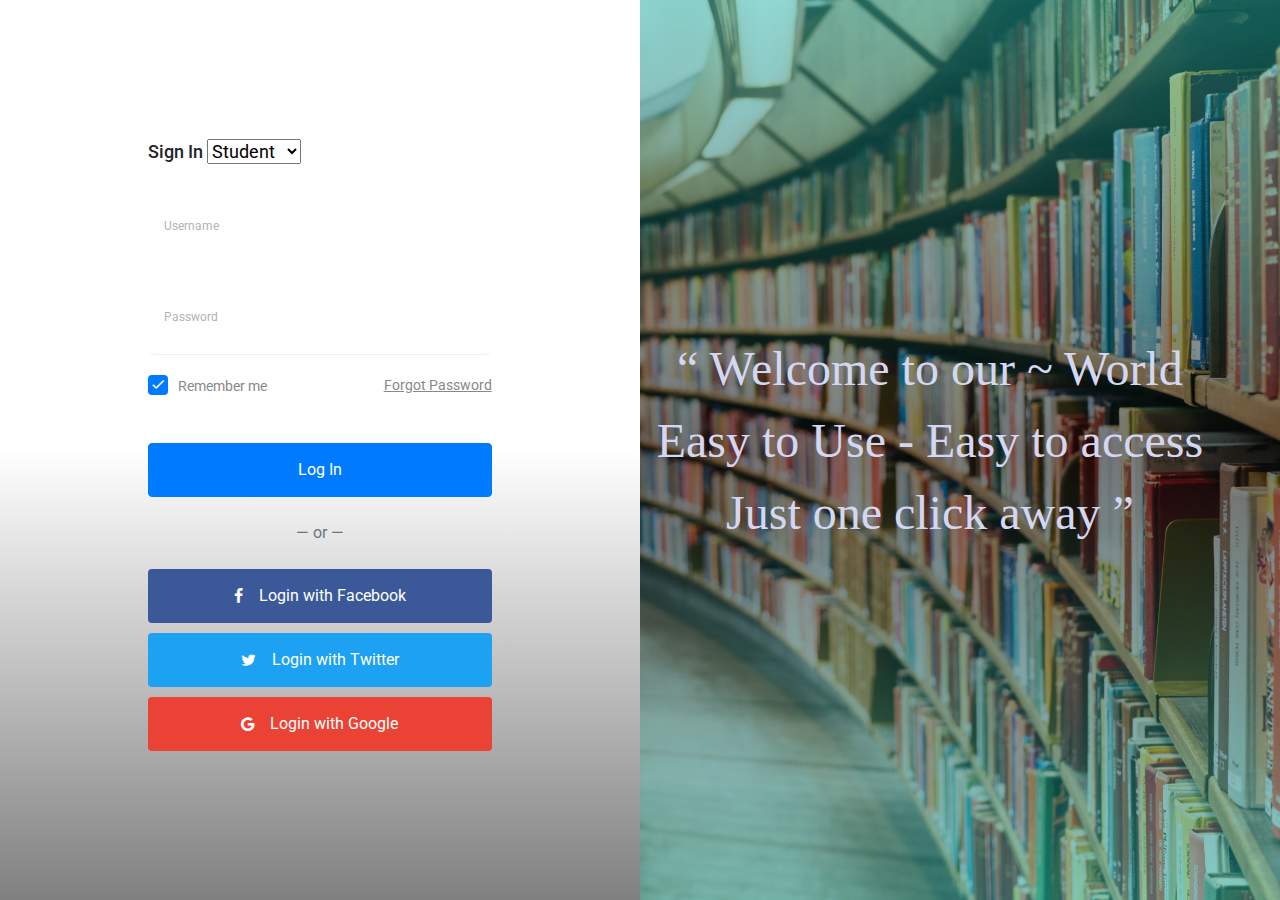
<file: login-form-06/index.html>
<!doctype html>
    <html lang="en">
      <head>
        <!-- Required meta tags -->
        <meta charset="utf-8">
        <meta name="viewport" content="width=device-width, initial-scale=1, shrink-to-fit=no">
        <link href="https://fonts.googleapis.com/css?family=Roboto:300,400&display=swap" rel="stylesheet">

        <link rel="stylesheet" href="fonts/icomoon/style.css">

        <link rel="stylesheet" href="css/owl.carousel.min.css">

        <!-- Bootstrap CSS -->
        <link rel="stylesheet" href="css/bootstrap.min.css">

        <!-- Style -->
        <link rel="stylesheet" href="css/style.css">

        <title>Login #6</title>
      </head>
      <body>


      <div class="d-lg-flex half">
        <div class="bg order-1 order-md-2">
            <figure class="back">
                <img src="images/bg_1.jpg" alt="back" class="back">
                <div class="centered"> &ldquo; Welcome to our &#126; World <br> Easy to Use &#45; Easy to access <br>
                Just one click away &rdquo; </div>
            </figure>

          </div>
        <div class="contents order-2 order-md-1">

          <div class="container">
            <div class="row align-items-center justify-content-center">
              <div class="col-md-7">
                <div class="mb-4">
                        <h3>Sign In
                    <select name="find-us" id="find-us">
                        <option value="Friends" selected >Student</option>
                        <option value="search">Faculty</option>
                        <option value="ad">Guardian</option>
                      </select></h3>


                </div>
                <form action="#" method="post">
                  <div class="form-group first">
                    <label for="username">Username</label>
                    <input type="text" class="form-control" id="username">

                  </div>
                  <div class="form-group last mb-3">
                    <label for="password">Password</label>
                    <input type="password" class="form-control" id="password">

                  </div>

                  <div class="d-flex mb-5 align-items-center">
                    <label class="control control--checkbox mb-0"><span class="caption">Remember me</span>
                      <input type="checkbox" checked="checked"/>
                      <div class="control__indicator"></div>
                    </label>
                    <span class="ml-auto"><a href="#" class="forgot-pass">Forgot Password</a></span> 
                  </div>

                  <input type="submit" value="Log In" class="btn btn-block btn-primary">

                  <span class="d-block text-center my-4 text-muted">&mdash; or &mdash;</span>

                  <div class="social-login">
                    <a href="#" class="facebook btn d-flex justify-content-center align-items-center">
                      <span class="icon-facebook mr-3"></span> Login with Facebook
                    </a>
                    <a href="#" class="twitter btn d-flex justify-content-center align-items-center">
                      <span class="icon-twitter mr-3"></span> Login with  Twitter
                    </a>
                    <a href="#" class="google btn d-flex justify-content-center align-items-center">
                      <span class="icon-google mr-3"></span> Login with  Google
                    </a>
                  </div>
                </form>
              </div>
            </div>
          </div>
        </div>


      </div>



        <script src="js/jquery-3.3.1.min.js"></script>
        <script src="js/popper.min.js"></script>
        <script src="js/bootstrap.min.js"></script>
        <script src="js/main.js"></script>
      </body>
    </html>
</file>
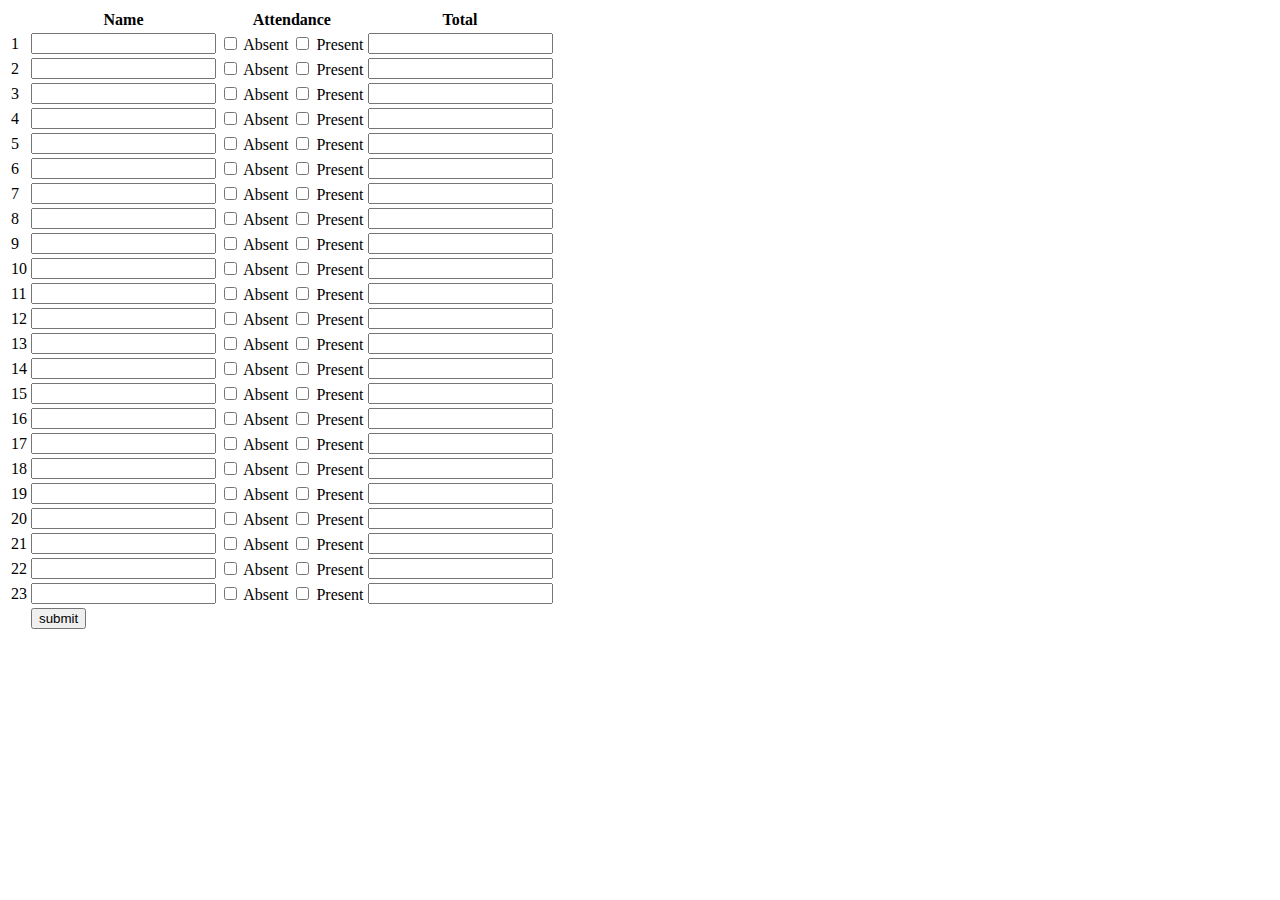
<file: AttNEW.html>
<html>
<head>
    
    <title>Insert Data and Display in Table </title>

    </head>
<body>
    

 <form action="" method="post" name="form1">
<table width="auto" border="0">
 <tbody>
     <tr>
    <td></td>
    <th scope="col">Name</th>
    <th scope="col">Attendance</th>
    <th scope="col">Total</th>
  </tr>
     <tr> 
<td>1</td>
<td><input type="text" name="pname"></td>
     <td><input type="checkbox" id="attendance" name="attendance" value="Absent">
          <label for="vehicle1"> Absent</label>
          <input type="checkbox" id="attendance" name="attendance" value="Present">
          <label for="vehicle2"> Present</label></td>
     <td><input type="text" name="total"></td>
</tr>
     
<tr> 
<td>2</td>
<td><input type="text" name="pcode"></td>
    <td><input type="checkbox" id="attendance" name="attendance" value="Absent">
          <label for="vehicle1"> Absent</label>
          <input type="checkbox" id="attendance" name="attendance" value="Present">
          <label for="vehicle2"> Present</label></td>
    <td><input type="text" name="total"></td>
</tr>
     
<tr> 
<td>3 </td>
<td><input type="text" name="pprice"></td>
    <td><input type="checkbox" id="attendance" name="attendance" value="Absent">
          <label for="vehicle1"> Absent</label>
          <input type="checkbox" id="attendance" name="attendance" value="Present">
          <label for="vehicle2"> Present</label></td>
    <td><input type="text" name="total"></td>
</tr>
     <td>4</td>
<td><input type="text" name="pname"></td>
     <td><input type="checkbox" id="attendance" name="attendance" value="Absent">
          <label for="vehicle1"> Absent</label>
          <input type="checkbox" id="attendance" name="attendance" value="Present">
          <label for="vehicle2"> Present</label></td>
     <td><input type="text" name="total"></td>
</tr>
     <td>5</td>
<td><input type="text" name="pname"></td>
     <td><input type="checkbox" id="attendance" name="attendance" value="Absent">
          <label for="vehicle1"> Absent</label>
          <input type="checkbox" id="attendance" name="attendance" value="Present">
          <label for="vehicle2"> Present</label></td>
     <td><input type="text" name="total"></td>
</tr>
    <td>6</td>
<td><input type="text" name="pname"></td>
     <td><input type="checkbox" id="attendance" name="attendance" value="Absent">
          <label for="vehicle1"> Absent</label>
          <input type="checkbox" id="attendance" name="attendance" value="Present">
          <label for="vehicle2"> Present</label></td>
    <td><input type="text" name="total"></td>
</tr>
    <td>7</td>
<td><input type="text" name="pname"></td>
     <td><input type="checkbox" id="attendance" name="attendance" value="Absent">
          <label for="vehicle1"> Absent</label>
          <input type="checkbox" id="attendance" name="attendance" value="Present">
          <label for="vehicle2"> Present</label></td>
    <td><input type="text" name="total"></td>
</tr>
<td>8</td>
<td><input type="text" name="pname"></td>
     <td><input type="checkbox" id="attendance" name="attendance" value="Absent">
          <label for="vehicle1"> Absent</label>
          <input type="checkbox" id="attendance" name="attendance" value="Present">
          <label for="vehicle2"> Present</label></td>
<td><input type="text" name="total"></td>
</tr>
<td>9</td>
<td><input type="text" name="pname"></td>
     <td><input type="checkbox" id="attendance" name="attendance" value="Absent">
          <label for="vehicle1"> Absent</label>
          <input type="checkbox" id="attendance" name="attendance" value="Present">
          <label for="vehicle2"> Present</label></td>
<td><input type="text" name="total"></td>
</tr>
<td>10</td>
<td><input type="text" name="pname"></td>
     <td><input type="checkbox" id="attendance" name="attendance" value="Absent">
          <label for="vehicle1"> Absent</label>
          <input type="checkbox" id="attendance" name="attendance" value="Present">
          <label for="vehicle2"> Present</label></td>
<td><input type="text" name="total"></td>
</tr>
<td>11</td>
<td><input type="text" name="pname"></td>
     <td><input type="checkbox" id="attendance" name="attendance" value="Absent">
          <label for="vehicle1"> Absent</label>
          <input type="checkbox" id="attendance" name="attendance" value="Present">
          <label for="vehicle2"> Present</label></td>
<td><input type="text" name="total"></td>
</tr>
<td>12</td>
<td><input type="text" name="pname"></td>
     <td><input type="checkbox" id="attendance" name="attendance" value="Absent">
          <label for="vehicle1"> Absent</label>
          <input type="checkbox" id="attendance" name="attendance" value="Present">
          <label for="vehicle2"> Present</label></td>
<td><input type="text" name="total"></td>
</tr>
<td>13</td>
<td><input type="text" name="pname"></td>
     <td><input type="checkbox" id="attendance" name="attendance" value="Absent">
          <label for="vehicle1"> Absent</label>
          <input type="checkbox" id="attendance" name="attendance" value="Present">
          <label for="vehicle2"> Present</label></td>
<td><input type="text" name="total"></td>
</tr>
<td>14</td>
<td><input type="text" name="pname"></td>
     <td><input type="checkbox" id="attendance" name="attendance" value="Absent">
          <label for="vehicle1"> Absent</label>
          <input type="checkbox" id="attendance" name="attendance" value="Present">
          <label for="vehicle2"> Present</label></td>
<td><input type="text" name="total"></td>
</tr>
<td>15</td>
<td><input type="text" name="pname"></td>
     <td><input type="checkbox" id="attendance" name="attendance" value="Absent">
          <label for="vehicle1"> Absent</label>
          <input type="checkbox" id="attendance" name="attendance" value="Present">
          <label for="vehicle2"> Present</label></td>
<td><input type="text" name="total"></td>
</tr>
<td>16</td>
<td><input type="text" name="pname"></td>
     <td><input type="checkbox" id="attendance" name="attendance" value="Absent">
          <label for="vehicle1"> Absent</label>
          <input type="checkbox" id="attendance" name="attendance" value="Present">
          <label for="vehicle2"> Present</label></td>
<td><input type="text" name="total"></td>
</tr>
<td>17</td>
<td><input type="text" name="pname"></td>
     <td><input type="checkbox" id="attendance" name="attendance" value="Absent">
          <label for="vehicle1"> Absent</label>
          <input type="checkbox" id="attendance" name="attendance" value="Present">
          <label for="vehicle2"> Present</label></td>
<td><input type="text" name="total"></td>
</tr>
<td>18</td>
<td><input type="text" name="pname"></td>
     <td><input type="checkbox" id="attendance" name="attendance" value="Absent">
          <label for="vehicle1"> Absent</label>
          <input type="checkbox" id="attendance" name="attendance" value="Present">
          <label for="vehicle2"> Present</label></td>
<td><input type="text" name="total"></td>
</tr>
<td>19</td>
<td><input type="text" name="pname"></td>
     <td><input type="checkbox" id="attendance" name="attendance" value="Absent">
          <label for="vehicle1"> Absent</label>
          <input type="checkbox" id="attendance" name="attendance" value="Present">
          <label for="vehicle2"> Present</label></td>
<td><input type="text" name="total"></td>
</tr>
<td>20</td>
<td><input type="text" name="pname"></td>
     <td><input type="checkbox" id="attendance" name="attendance" value="Absent">
          <label for="vehicle1"> Absent</label>
          <input type="checkbox" id="attendance" name="attendance" value="Present">
          <label for="vehicle2"> Present</label></td>
<td><input type="text" name="total"></td>
</tr>
<td>21</td>
<td><input type="text" name="pname"></td>
     <td><input type="checkbox" id="attendance" name="attendance" value="Absent">
          <label for="vehicle1"> Absent</label>
          <input type="checkbox" id="attendance" name="attendance" value="Present">
          <label for="vehicle2"> Present</label></td>
<td><input type="text" name="total"></td>
</tr>
<td>22</td>
<td><input type="text" name="pname"></td>
     <td><input type="checkbox" id="attendance" name="attendance" value="Absent">
          <label for="vehicle1"> Absent</label>
          <input type="checkbox" id="attendance" name="attendance" value="Present">
          <label for="vehicle2"> Present</label></td>
<td><input type="text" name="total"></td>
</tr>
<td>23</td>
<td><input type="text" name="pname"></td>
     <td><input type="checkbox" id="attendance" name="attendance" value="Absent">
          <label for="vehicle1"> Absent</label>
          <input type="checkbox" id="attendance" name="attendance" value="Present">
          <label for="vehicle2"> Present</label></td>
<td><input type="text" name="total"></td>
</tr>
<tr> 
<td></td>
<td><input type="submit" name="Submit" value="submit"></td>
</tr>
			
        </tbody></table>
    </form>
    
    
    
    </body>




</html>
</file>
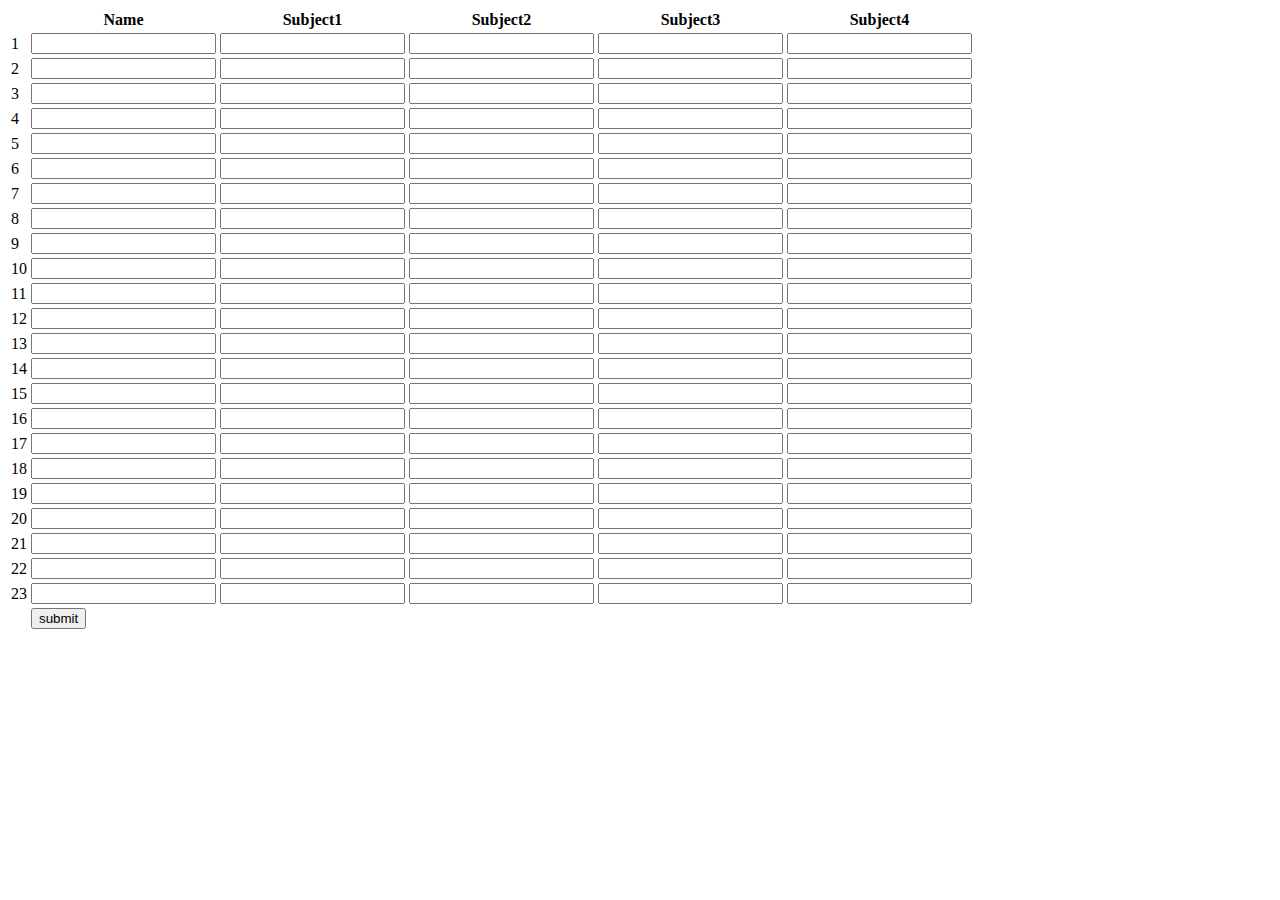
<file: markNEW.html>
<html>
<head>
    
    <title>Insert Data and Display in Table </title>

    </head>
<body>
    

 <form action="" method="post" name="form1">
<table width="auto" border="0">
 <tbody>
     <tr>
    <td></td>
    <th scope="col">Name</th>
    <th scope="col">Subject1</th>
    <th scope="col">Subject2</th>
         <th scope="col">Subject3</th>
         <th scope="col">Subject4</th>
  </tr>
     <tr> 
<td>1</td>
<td><input type="text" name="pname"></td>
     <td><input type="text" name="Sub1"></td>
         <td><input type="text" name="Sub2"></td>
         <td><input type="text" name="Sub3"></td>
         <td><input type="text" name="Sub4"></td>
</tr>
     
<tr> 
<td>2</td>
<td><input type="text" name="pcode"></td>
     <td><input type="text" name="Sub1"></td>
         <td><input type="text" name="Sub2"></td>
         <td><input type="text" name="Sub3"></td>
         <td><input type="text" name="Sub4"></td>
</tr>
     
<tr> 
<td>3 </td>
<td><input type="text" name="pprice"></td>
   <td><input type="text" name="Sub1"></td>
         <td><input type="text" name="Sub2"></td>
         <td><input type="text" name="Sub3"></td>
         <td><input type="text" name="Sub4"></td>
</tr>
     <td>4</td>
<td><input type="text" name="pname"></td>
     <td><input type="text" name="Sub1"></td>
         <td><input type="text" name="Sub2"></td>
         <td><input type="text" name="Sub3"></td>
         <td><input type="text" name="Sub4"></td>
</tr>
     <td>5</td>
<td><input type="text" name="pname"></td>
     <td><input type="text" name="Sub1"></td>
         <td><input type="text" name="Sub2"></td>
         <td><input type="text" name="Sub3"></td>
         <td><input type="text" name="Sub4"></td>
</tr>
    <td>6</td>
<td><input type="text" name="pname"></td>
     <td><input type="text" name="Sub1"></td>
         <td><input type="text" name="Sub2"></td>
         <td><input type="text" name="Sub3"></td>
         <td><input type="text" name="Sub4"></td>
</tr>
    <td>7</td>
<td><input type="text" name="pname"></td>
     <td><input type="text" name="Sub1"></td>
         <td><input type="text" name="Sub2"></td>
         <td><input type="text" name="Sub3"></td>
         <td><input type="text" name="Sub4"></td>
</tr>
<td>8</td>
<td><input type="text" name="pname"></td>
    <td><input type="text" name="Sub1"></td>
         <td><input type="text" name="Sub2"></td>
         <td><input type="text" name="Sub3"></td>
         <td><input type="text" name="Sub4"></td>
</tr>
<td>9</td>
<td><input type="text" name="pname"></td>
     <td><input type="text" name="Sub1"></td>
         <td><input type="text" name="Sub2"></td>
         <td><input type="text" name="Sub3"></td>
         <td><input type="text" name="Sub4"></td>
</tr>
<td>10</td>
<td><input type="text" name="pname"></td>
    <td><input type="text" name="Sub1"></td>
         <td><input type="text" name="Sub2"></td>
         <td><input type="text" name="Sub3"></td>
         <td><input type="text" name="Sub4"></td>
</tr>
<td>11</td>
<td><input type="text" name="pname"></td>
    <td><input type="text" name="Sub1"></td>
         <td><input type="text" name="Sub2"></td>
         <td><input type="text" name="Sub3"></td>
         <td><input type="text" name="Sub4"></td>
</tr>
<td>12</td>
<td><input type="text" name="pname"></td>
    <td><input type="text" name="Sub1"></td>
         <td><input type="text" name="Sub2"></td>
         <td><input type="text" name="Sub3"></td>
         <td><input type="text" name="Sub4"></td>
</tr>
<td>13</td>
<td><input type="text" name="pname"></td>
     <td><input type="text" name="Sub1"></td>
         <td><input type="text" name="Sub2"></td>
         <td><input type="text" name="Sub3"></td>
         <td><input type="text" name="Sub4"></td>
</tr>
<td>14</td>
<td><input type="text" name="pname"></td>
     <td><input type="text" name="Sub1"></td>
         <td><input type="text" name="Sub2"></td>
         <td><input type="text" name="Sub3"></td>
         <td><input type="text" name="Sub4"></td>
</tr>
<td>15</td>
<td><input type="text" name="pname"></td>
     <td><input type="text" name="Sub1"></td>
         <td><input type="text" name="Sub2"></td>
         <td><input type="text" name="Sub3"></td>
         <td><input type="text" name="Sub4"></td>
</tr>
<td>16</td>
<td><input type="text" name="pname"></td>
     <td><input type="text" name="Sub1"></td>
         <td><input type="text" name="Sub2"></td>
         <td><input type="text" name="Sub3"></td>
         <td><input type="text" name="Sub4"></td>
</tr>
<td>17</td>
<td><input type="text" name="pname"></td>
    <td><input type="text" name="Sub1"></td>
         <td><input type="text" name="Sub2"></td>
         <td><input type="text" name="Sub3"></td>
         <td><input type="text" name="Sub4"></td>
</tr>
<td>18</td>
<td><input type="text" name="pname"></td>
    <td><input type="text" name="Sub1"></td>
         <td><input type="text" name="Sub2"></td>
         <td><input type="text" name="Sub3"></td>
         <td><input type="text" name="Sub4"></td>
</tr>
<td>19</td>
<td><input type="text" name="pname"></td>
     <td><input type="text" name="Sub1"></td>
         <td><input type="text" name="Sub2"></td>
         <td><input type="text" name="Sub3"></td>
         <td><input type="text" name="Sub4"></td>
</tr>
<td>20</td>
<td><input type="text" name="pname"></td>
     <td><input type="text" name="Sub1"></td>
         <td><input type="text" name="Sub2"></td>
         <td><input type="text" name="Sub3"></td>
         <td><input type="text" name="Sub4"></td>
</tr>
<td>21</td>
<td><input type="text" name="pname"></td>
    <td><input type="text" name="Sub1"></td>
         <td><input type="text" name="Sub2"></td>
         <td><input type="text" name="Sub3"></td>
         <td><input type="text" name="Sub4"></td>
</tr>
<td>22</td>
<td><input type="text" name="pname"></td>
    <td><input type="text" name="Sub1"></td>
         <td><input type="text" name="Sub2"></td>
         <td><input type="text" name="Sub3"></td>
         <td><input type="text" name="Sub4"></td>
</tr>
<td>23</td>
<td><input type="text" name="pname"></td>
   <td><input type="text" name="Sub1"></td>
         <td><input type="text" name="Sub2"></td>
         <td><input type="text" name="Sub3"></td>
         <td><input type="text" name="Sub4"></td>
</tr>
<tr> 
<td></td>
<td><input type="submit" name="Submit" value="submit"></td>
</tr>
			
        </tbody></table>
    </form>
    
    
    
    </body>




</html>
</file>
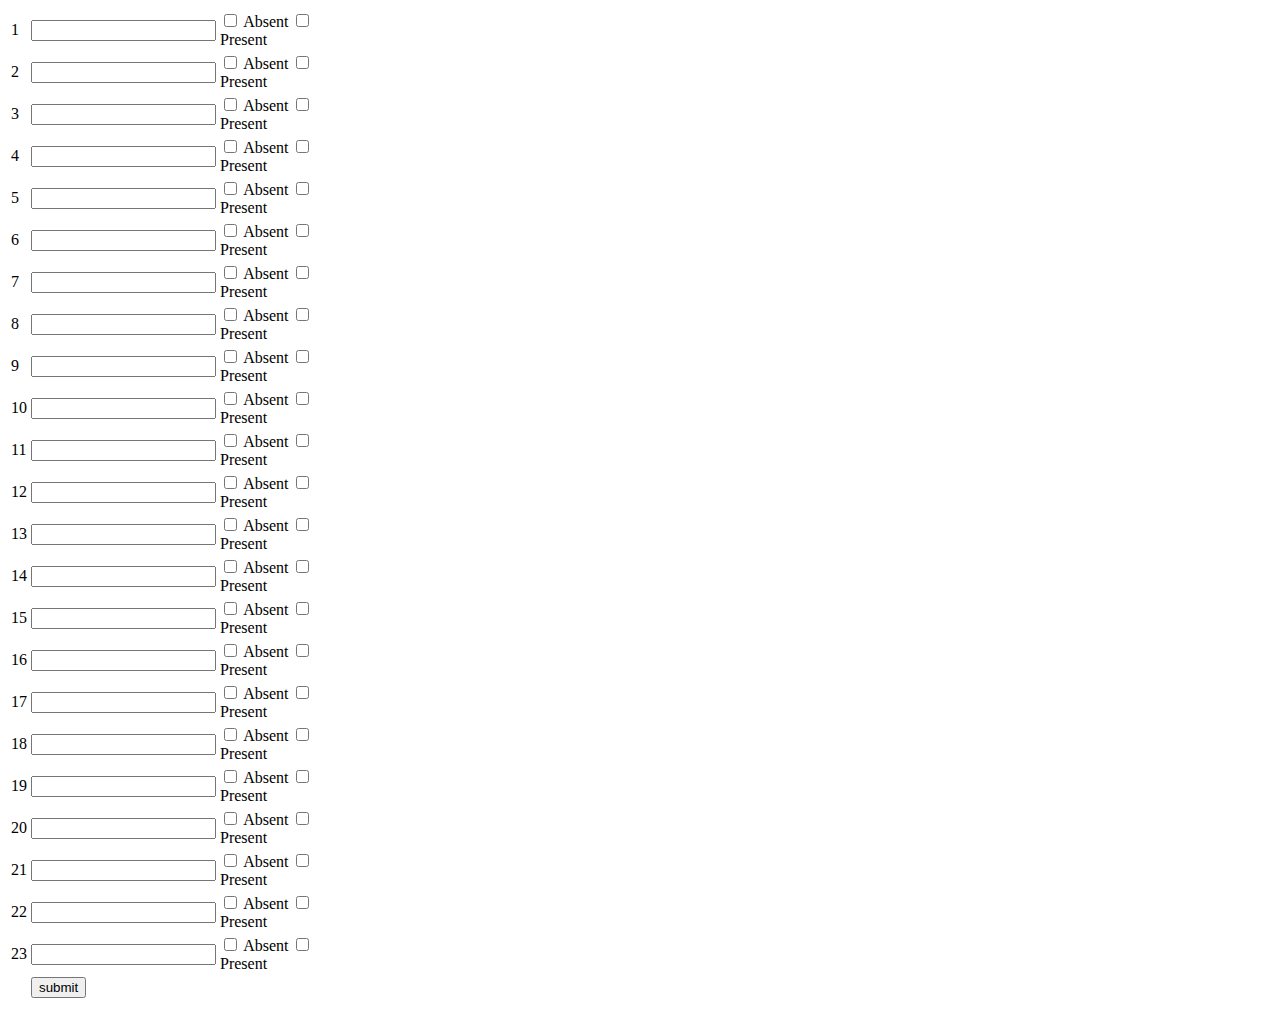
<file: Marksheet.html>
<html>
<head>
    
    <title>Insert Data and Display in Table </title>

    </head>
<body>
    

 <form action="" method="post" name="form1">
<table width="25%" border="0">
 <tbody><tr> 
<td>1</td>
<td><input type="text" name="pname"></td>
     <td><input type="checkbox" id="attendance" name="attendance" value="Absent">
          <label for="vehicle1"> Absent</label>
          <input type="checkbox" id="attendance" name="attendance" value="Present">
          <label for="vehicle2"> Present</label></td>
</tr>
     
<tr> 
<td>2</td>
<td><input type="text" name="pcode"></td>
    <td><input type="checkbox" id="attendance" name="attendance" value="Absent">
          <label for="vehicle1"> Absent</label>
          <input type="checkbox" id="attendance" name="attendance" value="Present">
          <label for="vehicle2"> Present</label></td>
</tr>
     
<tr> 
<td>3 </td>
<td><input type="text" name="pprice"></td>
    <td><input type="checkbox" id="attendance" name="attendance" value="Absent">
          <label for="vehicle1"> Absent</label>
          <input type="checkbox" id="attendance" name="attendance" value="Present">
          <label for="vehicle2"> Present</label></td>
</tr>
     <td>4</td>
<td><input type="text" name="pname"></td>
     <td><input type="checkbox" id="attendance" name="attendance" value="Absent">
          <label for="vehicle1"> Absent</label>
          <input type="checkbox" id="attendance" name="attendance" value="Present">
          <label for="vehicle2"> Present</label></td>
</tr>
     <td>5</td>
<td><input type="text" name="pname"></td>
     <td><input type="checkbox" id="attendance" name="attendance" value="Absent">
          <label for="vehicle1"> Absent</label>
          <input type="checkbox" id="attendance" name="attendance" value="Present">
          <label for="vehicle2"> Present</label></td>
</tr>
    <td>6</td>
<td><input type="text" name="pname"></td>
     <td><input type="checkbox" id="attendance" name="attendance" value="Absent">
          <label for="vehicle1"> Absent</label>
          <input type="checkbox" id="attendance" name="attendance" value="Present">
          <label for="vehicle2"> Present</label></td>
</tr>
    <td>7</td>
<td><input type="text" name="pname"></td>
     <td><input type="checkbox" id="attendance" name="attendance" value="Absent">
          <label for="vehicle1"> Absent</label>
          <input type="checkbox" id="attendance" name="attendance" value="Present">
          <label for="vehicle2"> Present</label></td>
</tr>
<td>8</td>
<td><input type="text" name="pname"></td>
     <td><input type="checkbox" id="attendance" name="attendance" value="Absent">
          <label for="vehicle1"> Absent</label>
          <input type="checkbox" id="attendance" name="attendance" value="Present">
          <label for="vehicle2"> Present</label></td>
</tr>
<td>9</td>
<td><input type="text" name="pname"></td>
     <td><input type="checkbox" id="attendance" name="attendance" value="Absent">
          <label for="vehicle1"> Absent</label>
          <input type="checkbox" id="attendance" name="attendance" value="Present">
          <label for="vehicle2"> Present</label></td>
</tr>
<td>10</td>
<td><input type="text" name="pname"></td>
     <td><input type="checkbox" id="attendance" name="attendance" value="Absent">
          <label for="vehicle1"> Absent</label>
          <input type="checkbox" id="attendance" name="attendance" value="Present">
          <label for="vehicle2"> Present</label></td>
</tr>
<td>11</td>
<td><input type="text" name="pname"></td>
     <td><input type="checkbox" id="attendance" name="attendance" value="Absent">
          <label for="vehicle1"> Absent</label>
          <input type="checkbox" id="attendance" name="attendance" value="Present">
          <label for="vehicle2"> Present</label></td>
</tr>
<td>12</td>
<td><input type="text" name="pname"></td>
     <td><input type="checkbox" id="attendance" name="attendance" value="Absent">
          <label for="vehicle1"> Absent</label>
          <input type="checkbox" id="attendance" name="attendance" value="Present">
          <label for="vehicle2"> Present</label></td>
</tr>
<td>13</td>
<td><input type="text" name="pname"></td>
     <td><input type="checkbox" id="attendance" name="attendance" value="Absent">
          <label for="vehicle1"> Absent</label>
          <input type="checkbox" id="attendance" name="attendance" value="Present">
          <label for="vehicle2"> Present</label></td>
</tr>
<td>14</td>
<td><input type="text" name="pname"></td>
     <td><input type="checkbox" id="attendance" name="attendance" value="Absent">
          <label for="vehicle1"> Absent</label>
          <input type="checkbox" id="attendance" name="attendance" value="Present">
          <label for="vehicle2"> Present</label></td>
</tr>
<td>15</td>
<td><input type="text" name="pname"></td>
     <td><input type="checkbox" id="attendance" name="attendance" value="Absent">
          <label for="vehicle1"> Absent</label>
          <input type="checkbox" id="attendance" name="attendance" value="Present">
          <label for="vehicle2"> Present</label></td>
</tr>
<td>16</td>
<td><input type="text" name="pname"></td>
     <td><input type="checkbox" id="attendance" name="attendance" value="Absent">
          <label for="vehicle1"> Absent</label>
          <input type="checkbox" id="attendance" name="attendance" value="Present">
          <label for="vehicle2"> Present</label></td>
</tr>
<td>17</td>
<td><input type="text" name="pname"></td>
     <td><input type="checkbox" id="attendance" name="attendance" value="Absent">
          <label for="vehicle1"> Absent</label>
          <input type="checkbox" id="attendance" name="attendance" value="Present">
          <label for="vehicle2"> Present</label></td>
</tr>
<td>18</td>
<td><input type="text" name="pname"></td>
     <td><input type="checkbox" id="attendance" name="attendance" value="Absent">
          <label for="vehicle1"> Absent</label>
          <input type="checkbox" id="attendance" name="attendance" value="Present">
          <label for="vehicle2"> Present</label></td>
</tr>
<td>19</td>
<td><input type="text" name="pname"></td>
     <td><input type="checkbox" id="attendance" name="attendance" value="Absent">
          <label for="vehicle1"> Absent</label>
          <input type="checkbox" id="attendance" name="attendance" value="Present">
          <label for="vehicle2"> Present</label></td>
</tr>
<td>20</td>
<td><input type="text" name="pname"></td>
     <td><input type="checkbox" id="attendance" name="attendance" value="Absent">
          <label for="vehicle1"> Absent</label>
          <input type="checkbox" id="attendance" name="attendance" value="Present">
          <label for="vehicle2"> Present</label></td>
</tr>
<td>21</td>
<td><input type="text" name="pname"></td>
     <td><input type="checkbox" id="attendance" name="attendance" value="Absent">
          <label for="vehicle1"> Absent</label>
          <input type="checkbox" id="attendance" name="attendance" value="Present">
          <label for="vehicle2"> Present</label></td>
</tr>
<td>22</td>
<td><input type="text" name="pname"></td>
     <td><input type="checkbox" id="attendance" name="attendance" value="Absent">
          <label for="vehicle1"> Absent</label>
          <input type="checkbox" id="attendance" name="attendance" value="Present">
          <label for="vehicle2"> Present</label></td>
</tr>
<td>23</td>
<td><input type="text" name="pname"></td>
     <td><input type="checkbox" id="attendance" name="attendance" value="Absent">
          <label for="vehicle1"> Absent</label>
          <input type="checkbox" id="attendance" name="attendance" value="Present">
          <label for="vehicle2"> Present</label></td>
</tr>
<tr> 
<td></td>
<td><input type="submit" name="Submit" value="submit"></td>
</tr>
			
        </tbody></table>
    </form>
    
    
    
    </body>




</html>
</file>
<file: login-form-06/fonts/icomoon/style.css>
@font-face {
  font-family: 'icomoon';
  src:  url('fonts/icomoon.eot?10si43');
  src:  url('fonts/icomoon.eot?10si43#iefix') format('embedded-opentype'),
    url('fonts/icomoon.ttf?10si43') format('truetype'),
    url('fonts/icomoon.woff?10si43') format('woff'),
    url('fonts/icomoon.svg?10si43#icomoon') format('svg');
  font-weight: normal;
  font-style: normal;
}

[class^="icon-"], [class*=" icon-"] {
  /* use !important to prevent issues with browser extensions that change fonts */
  font-family: 'icomoon' !important;
  speak: none;
  font-style: normal;
  font-weight: normal;
  font-variant: normal;
  text-transform: none;
  line-height: 1;

  /* Better Font Rendering =========== */
  -webkit-font-smoothing: antialiased;
  -moz-osx-font-smoothing: grayscale;
}

.icon-asterisk:before {
  content: "\f069";
}
.icon-plus:before {
  content: "\f067";
}
.icon-question:before {
  content: "\f128";
}
.icon-minus:before {
  content: "\f068";
}
.icon-glass:before {
  content: "\f000";
}
.icon-music:before {
  content: "\f001";
}
.icon-search:before {
  content: "\f002";
}
.icon-envelope-o:before {
  content: "\f003";
}
.icon-heart:before {
  content: "\f004";
}
.icon-star:before {
  content: "\f005";
}
.icon-star-o:before {
  content: "\f006";
}
.icon-user:before {
  content: "\f007";
}
.icon-film:before {
  content: "\f008";
}
.icon-th-large:before {
  content: "\f009";
}
.icon-th:before {
  content: "\f00a";
}
.icon-th-list:before {
  content: "\f00b";
}
.icon-check:before {
  content: "\f00c";
}
.icon-close:before {
  content: "\f00d";
}
.icon-remove:before {
  content: "\f00d";
}
.icon-times:before {
  content: "\f00d";
}
.icon-search-plus:before {
  content: "\f00e";
}
.icon-search-minus:before {
  content: "\f010";
}
.icon-power-off:before {
  content: "\f011";
}
.icon-signal:before {
  content: "\f012";
}
.icon-cog:before {
  content: "\f013";
}
.icon-gear:before {
  content: "\f013";
}
.icon-trash-o:before {
  content: "\f014";
}
.icon-home:before {
  content: "\f015";
}
.icon-file-o:before {
  content: "\f016";
}
.icon-clock-o:before {
  content: "\f017";
}
.icon-road:before {
  content: "\f018";
}
.icon-download:before {
  content: "\f019";
}
.icon-arrow-circle-o-down:before {
  content: "\f01a";
}
.icon-arrow-circle-o-up:before {
  content: "\f01b";
}
.icon-inbox:before {
  content: "\f01c";
}
.icon-play-circle-o:before {
  content: "\f01d";
}
.icon-repeat:before {
  content: "\f01e";
}
.icon-rotate-right:before {
  content: "\f01e";
}
.icon-refresh:before {
  content: "\f021";
}
.icon-list-alt:before {
  content: "\f022";
}
.icon-lock:before {
  content: "\f023";
}
.icon-flag:before {
  content: "\f024";
}
.icon-headphones:before {
  content: "\f025";
}
.icon-volume-off:before {
  content: "\f026";
}
.icon-volume-down:before {
  content: "\f027";
}
.icon-volume-up:before {
  content: "\f028";
}
.icon-qrcode:before {
  content: "\f029";
}
.icon-barcode:before {
  content: "\f02a";
}
.icon-tag:before {
  content: "\f02b";
}
.icon-tags:before {
  content: "\f02c";
}
.icon-book:before {
  content: "\f02d";
}
.icon-bookmark:before {
  content: "\f02e";
}
.icon-print:before {
  content: "\f02f";
}
.icon-camera:before {
  content: "\f030";
}
.icon-font:before {
  content: "\f031";
}
.icon-bold:before {
  content: "\f032";
}
.icon-italic:before {
  content: "\f033";
}
.icon-text-height:before {
  content: "\f034";
}
.icon-text-width:before {
  content: "\f035";
}
.icon-align-left:before {
  content: "\f036";
}
.icon-align-center:before {
  content: "\f037";
}
.icon-align-right:before {
  content: "\f038";
}
.icon-align-justify:before {
  content: "\f039";
}
.icon-list:before {
  content: "\f03a";
}
.icon-dedent:before {
  content: "\f03b";
}
.icon-outdent:before {
  content: "\f03b";
}
.icon-indent:before {
  content: "\f03c";
}
.icon-video-camera:before {
  content: "\f03d";
}
.icon-image:before {
  content: "\f03e";
}
.icon-photo:before {
  content: "\f03e";
}
.icon-picture-o:before {
  content: "\f03e";
}
.icon-pencil:before {
  content: "\f040";
}
.icon-map-marker:before {
  content: "\f041";
}
.icon-adjust:before {
  content: "\f042";
}
.icon-tint:before {
  content: "\f043";
}
.icon-edit:before {
  content: "\f044";
}
.icon-pencil-square-o:before {
  content: "\f044";
}
.icon-share-square-o:before {
  content: "\f045";
}
.icon-check-square-o:before {
  content: "\f046";
}
.icon-arrows:before {
  content: "\f047";
}
.icon-step-backward:before {
  content: "\f048";
}
.icon-fast-backward:before {
  content: "\f049";
}
.icon-backward:before {
  content: "\f04a";
}
.icon-play:before {
  content: "\f04b";
}
.icon-pause:before {
  content: "\f04c";
}
.icon-stop:before {
  content: "\f04d";
}
.icon-forward:before {
  content: "\f04e";
}
.icon-fast-forward:before {
  content: "\f050";
}
.icon-step-forward:before {
  content: "\f051";
}
.icon-eject:before {
  content: "\f052";
}
.icon-chevron-left:before {
  content: "\f053";
}
.icon-chevron-right:before {
  content: "\f054";
}
.icon-plus-circle:before {
  content: "\f055";
}
.icon-minus-circle:before {
  content: "\f056";
}
.icon-times-circle:before {
  content: "\f057";
}
.icon-check-circle:before {
  content: "\f058";
}
.icon-question-circle:before {
  content: "\f059";
}
.icon-info-circle:before {
  content: "\f05a";
}
.icon-crosshairs:before {
  content: "\f05b";
}
.icon-times-circle-o:before {
  content: "\f05c";
}
.icon-check-circle-o:before {
  content: "\f05d";
}
.icon-ban:before {
  content: "\f05e";
}
.icon-arrow-left:before {
  content: "\f060";
}
.icon-arrow-right:before {
  content: "\f061";
}
.icon-arrow-up:before {
  content: "\f062";
}
.icon-arrow-down:before {
  content: "\f063";
}
.icon-mail-forward:before {
  content: "\f064";
}
.icon-share:before {
  content: "\f064";
}
.icon-expand:before {
  content: "\f065";
}
.icon-compress:before {
  content: "\f066";
}
.icon-exclamation-circle:before {
  content: "\f06a";
}
.icon-gift:before {
  content: "\f06b";
}
.icon-leaf:before {
  content: "\f06c";
}
.icon-fire:before {
  content: "\f06d";
}
.icon-eye:before {
  content: "\f06e";
}
.icon-eye-slash:before {
  content: "\f070";
}
.icon-exclamation-triangle:before {
  content: "\f071";
}
.icon-warning:before {
  content: "\f071";
}
.icon-plane:before {
  content: "\f072";
}
.icon-calendar:before {
  content: "\f073";
}
.icon-random:before {
  content: "\f074";
}
.icon-comment:before {
  content: "\f075";
}
.icon-magnet:before {
  content: "\f076";
}
.icon-chevron-up:before {
  content: "\f077";
}
.icon-chevron-down:before {
  content: "\f078";
}
.icon-retweet:before {
  content: "\f079";
}
.icon-shopping-cart:before {
  content: "\f07a";
}
.icon-folder:before {
  content: "\f07b";
}
.icon-folder-open:before {
  content: "\f07c";
}
.icon-arrows-v:before {
  content: "\f07d";
}
.icon-arrows-h:before {
  content: "\f07e";
}
.icon-bar-chart:before {
  content: "\f080";
}
.icon-bar-chart-o:before {
  content: "\f080";
}
.icon-twitter-square:before {
  content: "\f081";
}
.icon-facebook-square:before {
  content: "\f082";
}
.icon-camera-retro:before {
  content: "\f083";
}
.icon-key:before {
  content: "\f084";
}
.icon-cogs:before {
  content: "\f085";
}
.icon-gears:before {
  content: "\f085";
}
.icon-comments:before {
  content: "\f086";
}
.icon-thumbs-o-up:before {
  content: "\f087";
}
.icon-thumbs-o-down:before {
  content: "\f088";
}
.icon-star-half:before {
  content: "\f089";
}
.icon-heart-o:before {
  content: "\f08a";
}
.icon-sign-out:before {
  content: "\f08b";
}
.icon-linkedin-square:before {
  content: "\f08c";
}
.icon-thumb-tack:before {
  content: "\f08d";
}
.icon-external-link:before {
  content: "\f08e";
}
.icon-sign-in:before {
  content: "\f090";
}
.icon-trophy:before {
  content: "\f091";
}
.icon-github-square:before {
  content: "\f092";
}
.icon-upload:before {
  content: "\f093";
}
.icon-lemon-o:before {
  content: "\f094";
}
.icon-phone:before {
  content: "\f095";
}
.icon-square-o:before {
  content: "\f096";
}
.icon-bookmark-o:before {
  content: "\f097";
}
.icon-phone-square:before {
  content: "\f098";
}
.icon-twitter:before {
  content: "\f099";
}
.icon-facebook:before {
  content: "\f09a";
}
.icon-facebook-f:before {
  content: "\f09a";
}
.icon-github:before {
  content: "\f09b";
}
.icon-unlock:before {
  content: "\f09c";
}
.icon-credit-card:before {
  content: "\f09d";
}
.icon-feed:before {
  content: "\f09e";
}
.icon-rss:before {
  content: "\f09e";
}
.icon-hdd-o:before {
  content: "\f0a0";
}
.icon-bullhorn:before {
  content: "\f0a1";
}
.icon-bell-o:before {
  content: "\f0a2";
}
.icon-certificate:before {
  content: "\f0a3";
}
.icon-hand-o-right:before {
  content: "\f0a4";
}
.icon-hand-o-left:before {
  content: "\f0a5";
}
.icon-hand-o-up:before {
  content: "\f0a6";
}
.icon-hand-o-down:before {
  content: "\f0a7";
}
.icon-arrow-circle-left:before {
  content: "\f0a8";
}
.icon-arrow-circle-right:before {
  content: "\f0a9";
}
.icon-arrow-circle-up:before {
  content: "\f0aa";
}
.icon-arrow-circle-down:before {
  content: "\f0ab";
}
.icon-globe:before {
  content: "\f0ac";
}
.icon-wrench:before {
  content: "\f0ad";
}
.icon-tasks:before {
  content: "\f0ae";
}
.icon-filter:before {
  content: "\f0b0";
}
.icon-briefcase:before {
  content: "\f0b1";
}
.icon-arrows-alt:before {
  content: "\f0b2";
}
.icon-group:before {
  content: "\f0c0";
}
.icon-users:before {
  content: "\f0c0";
}
.icon-chain:before {
  content: "\f0c1";
}
.icon-link:before {
  content: "\f0c1";
}
.icon-cloud:before {
  content: "\f0c2";
}
.icon-flask:before {
  content: "\f0c3";
}
.icon-cut:before {
  content: "\f0c4";
}
.icon-scissors:before {
  content: "\f0c4";
}
.icon-copy:before {
  content: "\f0c5";
}
.icon-files-o:before {
  content: "\f0c5";
}
.icon-paperclip:before {
  content: "\f0c6";
}
.icon-floppy-o:before {
  content: "\f0c7";
}
.icon-save:before {
  content: "\f0c7";
}
.icon-square:before {
  content: "\f0c8";
}
.icon-bars:before {
  content: "\f0c9";
}
.icon-navicon:before {
  content: "\f0c9";
}
.icon-reorder:before {
  content: "\f0c9";
}
.icon-list-ul:before {
  content: "\f0ca";
}
.icon-list-ol:before {
  content: "\f0cb";
}
.icon-strikethrough:before {
  content: "\f0cc";
}
.icon-underline:before {
  content: "\f0cd";
}
.icon-table:before {
  content: "\f0ce";
}
.icon-magic:before {
  content: "\f0d0";
}
.icon-truck:before {
  content: "\f0d1";
}
.icon-pinterest:before {
  content: "\f0d2";
}
.icon-pinterest-square:before {
  content: "\f0d3";
}
.icon-google-plus-square:before {
  content: "\f0d4";
}
.icon-google-plus:before {
  content: "\f0d5";
}
.icon-money:before {
  content: "\f0d6";
}
.icon-caret-down:before {
  content: "\f0d7";
}
.icon-caret-up:before {
  content: "\f0d8";
}
.icon-caret-left:before {
  content: "\f0d9";
}
.icon-caret-right:before {
  content: "\f0da";
}
.icon-columns:before {
  content: "\f0db";
}
.icon-sort:before {
  content: "\f0dc";
}
.icon-unsorted:before {
  content: "\f0dc";
}
.icon-sort-desc:before {
  content: "\f0dd";
}
.icon-sort-down:before {
  content: "\f0dd";
}
.icon-sort-asc:before {
  content: "\f0de";
}
.icon-sort-up:before {
  content: "\f0de";
}
.icon-envelope:before {
  content: "\f0e0";
}
.icon-linkedin:before {
  content: "\f0e1";
}
.icon-rotate-left:before {
  content: "\f0e2";
}
.icon-undo:before {
  content: "\f0e2";
}
.icon-gavel:before {
  content: "\f0e3";
}
.icon-legal:before {
  content: "\f0e3";
}
.icon-dashboard:before {
  content: "\f0e4";
}
.icon-tachometer:before {
  content: "\f0e4";
}
.icon-comment-o:before {
  content: "\f0e5";
}
.icon-comments-o:before {
  content: "\f0e6";
}
.icon-bolt:before {
  content: "\f0e7";
}
.icon-flash:before {
  content: "\f0e7";
}
.icon-sitemap:before {
  content: "\f0e8";
}
.icon-umbrella:before {
  content: "\f0e9";
}
.icon-clipboard:before {
  content: "\f0ea";
}
.icon-paste:before {
  content: "\f0ea";
}
.icon-lightbulb-o:before {
  content: "\f0eb";
}
.icon-exchange:before {
  content: "\f0ec";
}
.icon-cloud-download:before {
  content: "\f0ed";
}
.icon-cloud-upload:before {
  content: "\f0ee";
}
.icon-user-md:before {
  content: "\f0f0";
}
.icon-stethoscope:before {
  content: "\f0f1";
}
.icon-suitcase:before {
  content: "\f0f2";
}
.icon-bell:before {
  content: "\f0f3";
}
.icon-coffee:before {
  content: "\f0f4";
}
.icon-cutlery:before {
  content: "\f0f5";
}
.icon-file-text-o:before {
  content: "\f0f6";
}
.icon-building-o:before {
  content: "\f0f7";
}
.icon-hospital-o:before {
  content: "\f0f8";
}
.icon-ambulance:before {
  content: "\f0f9";
}
.icon-medkit:before {
  content: "\f0fa";
}
.icon-fighter-jet:before {
  content: "\f0fb";
}
.icon-beer:before {
  content: "\f0fc";
}
.icon-h-square:before {
  content: "\f0fd";
}
.icon-plus-square:before {
  content: "\f0fe";
}
.icon-angle-double-left:before {
  content: "\f100";
}
.icon-angle-double-right:before {
  content: "\f101";
}
.icon-angle-double-up:before {
  content: "\f102";
}
.icon-angle-double-down:before {
  content: "\f103";
}
.icon-angle-left:before {
  content: "\f104";
}
.icon-angle-right:before {
  content: "\f105";
}
.icon-angle-up:before {
  content: "\f106";
}
.icon-angle-down:before {
  content: "\f107";
}
.icon-desktop:before {
  content: "\f108";
}
.icon-laptop:before {
  content: "\f109";
}
.icon-tablet:before {
  content: "\f10a";
}
.icon-mobile:before {
  content: "\f10b";
}
.icon-mobile-phone:before {
  content: "\f10b";
}
.icon-circle-o:before {
  content: "\f10c";
}
.icon-quote-left:before {
  content: "\f10d";
}
.icon-quote-right:before {
  content: "\f10e";
}
.icon-spinner:before {
  content: "\f110";
}
.icon-circle:before {
  content: "\f111";
}
.icon-mail-reply:before {
  content: "\f112";
}
.icon-reply:before {
  content: "\f112";
}
.icon-github-alt:before {
  content: "\f113";
}
.icon-folder-o:before {
  content: "\f114";
}
.icon-folder-open-o:before {
  content: "\f115";
}
.icon-smile-o:before {
  content: "\f118";
}
.icon-frown-o:before {
  content: "\f119";
}
.icon-meh-o:before {
  content: "\f11a";
}
.icon-gamepad:before {
  content: "\f11b";
}
.icon-keyboard-o:before {
  content: "\f11c";
}
.icon-flag-o:before {
  content: "\f11d";
}
.icon-flag-checkered:before {
  content: "\f11e";
}
.icon-terminal:before {
  content: "\f120";
}
.icon-code:before {
  content: "\f121";
}
.icon-mail-reply-all:before {
  content: "\f122";
}
.icon-reply-all:before {
  content: "\f122";
}
.icon-star-half-empty:before {
  content: "\f123";
}
.icon-star-half-full:before {
  content: "\f123";
}
.icon-star-half-o:before {
  content: "\f123";
}
.icon-location-arrow:before {
  content: "\f124";
}
.icon-crop:before {
  content: "\f125";
}
.icon-code-fork:before {
  content: "\f126";
}
.icon-chain-broken:before {
  content: "\f127";
}
.icon-unlink:before {
  content: "\f127";
}
.icon-info:before {
  content: "\f129";
}
.icon-exclamation:before {
  content: "\f12a";
}
.icon-superscript:before {
  content: "\f12b";
}
.icon-subscript:before {
  content: "\f12c";
}
.icon-eraser:before {
  content: "\f12d";
}
.icon-puzzle-piece:before {
  content: "\f12e";
}
.icon-microphone:before {
  content: "\f130";
}
.icon-microphone-slash:before {
  content: "\f131";
}
.icon-shield:before {
  content: "\f132";
}
.icon-calendar-o:before {
  content: "\f133";
}
.icon-fire-extinguisher:before {
  content: "\f134";
}
.icon-rocket:before {
  content: "\f135";
}
.icon-maxcdn:before {
  content: "\f136";
}
.icon-chevron-circle-left:before {
  content: "\f137";
}
.icon-chevron-circle-right:before {
  content: "\f138";
}
.icon-chevron-circle-up:before {
  content: "\f139";
}
.icon-chevron-circle-down:before {
  content: "\f13a";
}
.icon-html5:before {
  content: "\f13b";
}
.icon-css3:before {
  content: "\f13c";
}
.icon-anchor:before {
  content: "\f13d";
}
.icon-unlock-alt:before {
  content: "\f13e";
}
.icon-bullseye:before {
  content: "\f140";
}
.icon-ellipsis-h:before {
  content: "\f141";
}
.icon-ellipsis-v:before {
  content: "\f142";
}
.icon-rss-square:before {
  content: "\f143";
}
.icon-play-circle:before {
  content: "\f144";
}
.icon-ticket:before {
  content: "\f145";
}
.icon-minus-square:before {
  content: "\f146";
}
.icon-minus-square-o:before {
  content: "\f147";
}
.icon-level-up:before {
  content: "\f148";
}
.icon-level-down:before {
  content: "\f149";
}
.icon-check-square:before {
  content: "\f14a";
}
.icon-pencil-square:before {
  content: "\f14b";
}
.icon-external-link-square:before {
  content: "\f14c";
}
.icon-share-square:before {
  content: "\f14d";
}
.icon-compass:before {
  content: "\f14e";
}
.icon-caret-square-o-down:before {
  content: "\f150";
}
.icon-toggle-down:before {
  content: "\f150";
}
.icon-caret-square-o-up:before {
  content: "\f151";
}
.icon-toggle-up:before {
  content: "\f151";
}
.icon-caret-square-o-right:before {
  content: "\f152";
}
.icon-toggle-right:before {
  content: "\f152";
}
.icon-eur:before {
  content: "\f153";
}
.icon-euro:before {
  content: "\f153";
}
.icon-gbp:before {
  content: "\f154";
}
.icon-dollar:before {
  content: "\f155";
}
.icon-usd:before {
  content: "\f155";
}
.icon-inr:before {
  content: "\f156";
}
.icon-rupee:before {
  content: "\f156";
}
.icon-cny:before {
  content: "\f157";
}
.icon-jpy:before {
  content: "\f157";
}
.icon-rmb:before {
  content: "\f157";
}
.icon-yen:before {
  content: "\f157";
}
.icon-rouble:before {
  content: "\f158";
}
.icon-rub:before {
  content: "\f158";
}
.icon-ruble:before {
  content: "\f158";
}
.icon-krw:before {
  content: "\f159";
}
.icon-won:before {
  content: "\f159";
}
.icon-bitcoin:before {
  content: "\f15a";
}
.icon-btc:before {
  content: "\f15a";
}
.icon-file:before {
  content: "\f15b";
}
.icon-file-text:before {
  content: "\f15c";
}
.icon-sort-alpha-asc:before {
  content: "\f15d";
}
.icon-sort-alpha-desc:before {
  content: "\f15e";
}
.icon-sort-amount-asc:before {
  content: "\f160";
}
.icon-sort-amount-desc:before {
  content: "\f161";
}
.icon-sort-numeric-asc:before {
  content: "\f162";
}
.icon-sort-numeric-desc:before {
  content: "\f163";
}
.icon-thumbs-up:before {
  content: "\f164";
}
.icon-thumbs-down:before {
  content: "\f165";
}
.icon-youtube-square:before {
  content: "\f166";
}
.icon-youtube:before {
  content: "\f167";
}
.icon-xing:before {
  content: "\f168";
}
.icon-xing-square:before {
  content: "\f169";
}
.icon-youtube-play:before {
  content: "\f16a";
}
.icon-dropbox:before {
  content: "\f16b";
}
.icon-stack-overflow:before {
  content: "\f16c";
}
.icon-instagram:before {
  content: "\f16d";
}
.icon-flickr:before {
  content: "\f16e";
}
.icon-adn:before {
  content: "\f170";
}
.icon-bitbucket:before {
  content: "\f171";
}
.icon-bitbucket-square:before {
  content: "\f172";
}
.icon-tumblr:before {
  content: "\f173";
}
.icon-tumblr-square:before {
  content: "\f174";
}
.icon-long-arrow-down:before {
  content: "\f175";
}
.icon-long-arrow-up:before {
  content: "\f176";
}
.icon-long-arrow-left:before {
  content: "\f177";
}
.icon-long-arrow-right:before {
  content: "\f178";
}
.icon-apple:before {
  content: "\f179";
}
.icon-windows:before {
  content: "\f17a";
}
.icon-android:before {
  content: "\f17b";
}
.icon-linux:before {
  content: "\f17c";
}
.icon-dribbble:before {
  content: "\f17d";
}
.icon-skype:before {
  content: "\f17e";
}
.icon-foursquare:before {
  content: "\f180";
}
.icon-trello:before {
  content: "\f181";
}
.icon-female:before {
  content: "\f182";
}
.icon-male:before {
  content: "\f183";
}
.icon-gittip:before {
  content: "\f184";
}
.icon-gratipay:before {
  content: "\f184";
}
.icon-sun-o:before {
  content: "\f185";
}
.icon-moon-o:before {
  content: "\f186";
}
.icon-archive:before {
  content: "\f187";
}
.icon-bug:before {
  content: "\f188";
}
.icon-vk:before {
  content: "\f189";
}
.icon-weibo:before {
  content: "\f18a";
}
.icon-renren:before {
  content: "\f18b";
}
.icon-pagelines:before {
  content: "\f18c";
}
.icon-stack-exchange:before {
  content: "\f18d";
}
.icon-arrow-circle-o-right:before {
  content: "\f18e";
}
.icon-arrow-circle-o-left:before {
  content: "\f190";
}
.icon-caret-square-o-left:before {
  content: "\f191";
}
.icon-toggle-left:before {
  content: "\f191";
}
.icon-dot-circle-o:before {
  content: "\f192";
}
.icon-wheelchair:before {
  content: "\f193";
}
.icon-vimeo-square:before {
  content: "\f194";
}
.icon-try:before {
  content: "\f195";
}
.icon-turkish-lira:before {
  content: "\f195";
}
.icon-plus-square-o:before {
  content: "\f196";
}
.icon-space-shuttle:before {
  content: "\f197";
}
.icon-slack:before {
  content: "\f198";
}
.icon-envelope-square:before {
  content: "\f199";
}
.icon-wordpress:before {
  content: "\f19a";
}
.icon-openid:before {
  content: "\f19b";
}
.icon-bank:before {
  content: "\f19c";
}
.icon-institution:before {
  content: "\f19c";
}
.icon-university:before {
  content: "\f19c";
}
.icon-graduation-cap:before {
  content: "\f19d";
}
.icon-mortar-board:before {
  content: "\f19d";
}
.icon-yahoo:before {
  content: "\f19e";
}
.icon-google:before {
  content: "\f1a0";
}
.icon-reddit:before {
  content: "\f1a1";
}
.icon-reddit-square:before {
  content: "\f1a2";
}
.icon-stumbleupon-circle:before {
  content: "\f1a3";
}
.icon-stumbleupon:before {
  content: "\f1a4";
}
.icon-delicious:before {
  content: "\f1a5";
}
.icon-digg:before {
  content: "\f1a6";
}
.icon-pied-piper-pp:before {
  content: "\f1a7";
}
.icon-pied-piper-alt:before {
  content: "\f1a8";
}
.icon-drupal:before {
  content: "\f1a9";
}
.icon-joomla:before {
  content: "\f1aa";
}
.icon-language:before {
  content: "\f1ab";
}
.icon-fax:before {
  content: "\f1ac";
}
.icon-building:before {
  content: "\f1ad";
}
.icon-child:before {
  content: "\f1ae";
}
.icon-paw:before {
  content: "\f1b0";
}
.icon-spoon:before {
  content: "\f1b1";
}
.icon-cube:before {
  content: "\f1b2";
}
.icon-cubes:before {
  content: "\f1b3";
}
.icon-behance:before {
  content: "\f1b4";
}
.icon-behance-square:before {
  content: "\f1b5";
}
.icon-steam:before {
  content: "\f1b6";
}
.icon-steam-square:before {
  content: "\f1b7";
}
.icon-recycle:before {
  content: "\f1b8";
}
.icon-automobile:before {
  content: "\f1b9";
}
.icon-car:before {
  content: "\f1b9";
}
.icon-cab:before {
  content: "\f1ba";
}
.icon-taxi:before {
  content: "\f1ba";
}
.icon-tree:before {
  content: "\f1bb";
}
.icon-spotify:before {
  content: "\f1bc";
}
.icon-deviantart:before {
  content: "\f1bd";
}
.icon-soundcloud:before {
  content: "\f1be";
}
.icon-database:before {
  content: "\f1c0";
}
.icon-file-pdf-o:before {
  content: "\f1c1";
}
.icon-file-word-o:before {
  content: "\f1c2";
}
.icon-file-excel-o:before {
  content: "\f1c3";
}
.icon-file-powerpoint-o:before {
  content: "\f1c4";
}
.icon-file-image-o:before {
  content: "\f1c5";
}
.icon-file-photo-o:before {
  content: "\f1c5";
}
.icon-file-picture-o:before {
  content: "\f1c5";
}
.icon-file-archive-o:before {
  content: "\f1c6";
}
.icon-file-zip-o:before {
  content: "\f1c6";
}
.icon-file-audio-o:before {
  content: "\f1c7";
}
.icon-file-sound-o:before {
  content: "\f1c7";
}
.icon-file-movie-o:before {
  content: "\f1c8";
}
.icon-file-video-o:before {
  content: "\f1c8";
}
.icon-file-code-o:before {
  content: "\f1c9";
}
.icon-vine:before {
  content: "\f1ca";
}
.icon-codepen:before {
  content: "\f1cb";
}
.icon-jsfiddle:before {
  content: "\f1cc";
}
.icon-life-bouy:before {
  content: "\f1cd";
}
.icon-life-buoy:before {
  content: "\f1cd";
}
.icon-life-ring:before {
  content: "\f1cd";
}
.icon-life-saver:before {
  content: "\f1cd";
}
.icon-support:before {
  content: "\f1cd";
}
.icon-circle-o-notch:before {
  content: "\f1ce";
}
.icon-ra:before {
  content: "\f1d0";
}
.icon-rebel:before {
  content: "\f1d0";
}
.icon-resistance:before {
  content: "\f1d0";
}
.icon-empire:before {
  content: "\f1d1";
}
.icon-ge:before {
  content: "\f1d1";
}
.icon-git-square:before {
  content: "\f1d2";
}
.icon-git:before {
  content: "\f1d3";
}
.icon-hacker-news:before {
  content: "\f1d4";
}
.icon-y-combinator-square:before {
  content: "\f1d4";
}
.icon-yc-square:before {
  content: "\f1d4";
}
.icon-tencent-weibo:before {
  content: "\f1d5";
}
.icon-qq:before {
  content: "\f1d6";
}
.icon-wechat:before {
  content: "\f1d7";
}
.icon-weixin:before {
  content: "\f1d7";
}
.icon-paper-plane:before {
  content: "\f1d8";
}
.icon-send:before {
  content: "\f1d8";
}
.icon-paper-plane-o:before {
  content: "\f1d9";
}
.icon-send-o:before {
  content: "\f1d9";
}
.icon-history:before {
  content: "\f1da";
}
.icon-circle-thin:before {
  content: "\f1db";
}
.icon-header:before {
  content: "\f1dc";
}
.icon-paragraph:before {
  content: "\f1dd";
}
.icon-sliders:before {
  content: "\f1de";
}
.icon-share-alt:before {
  content: "\f1e0";
}
.icon-share-alt-square:before {
  content: "\f1e1";
}
.icon-bomb:before {
  content: "\f1e2";
}
.icon-futbol-o:before {
  content: "\f1e3";
}
.icon-soccer-ball-o:before {
  content: "\f1e3";
}
.icon-tty:before {
  content: "\f1e4";
}
.icon-binoculars:before {
  content: "\f1e5";
}
.icon-plug:before {
  content: "\f1e6";
}
.icon-slideshare:before {
  content: "\f1e7";
}
.icon-twitch:before {
  content: "\f1e8";
}
.icon-yelp:before {
  content: "\f1e9";
}
.icon-newspaper-o:before {
  content: "\f1ea";
}
.icon-wifi:before {
  content: "\f1eb";
}
.icon-calculator:before {
  content: "\f1ec";
}
.icon-paypal:before {
  content: "\f1ed";
}
.icon-google-wallet:before {
  content: "\f1ee";
}
.icon-cc-visa:before {
  content: "\f1f0";
}
.icon-cc-mastercard:before {
  content: "\f1f1";
}
.icon-cc-discover:before {
  content: "\f1f2";
}
.icon-cc-amex:before {
  content: "\f1f3";
}
.icon-cc-paypal:before {
  content: "\f1f4";
}
.icon-cc-stripe:before {
  content: "\f1f5";
}
.icon-bell-slash:before {
  content: "\f1f6";
}
.icon-bell-slash-o:before {
  content: "\f1f7";
}
.icon-trash:before {
  content: "\f1f8";
}
.icon-copyright:before {
  content: "\f1f9";
}
.icon-at:before {
  content: "\f1fa";
}
.icon-eyedropper:before {
  content: "\f1fb";
}
.icon-paint-brush:before {
  content: "\f1fc";
}
.icon-birthday-cake:before {
  content: "\f1fd";
}
.icon-area-chart:before {
  content: "\f1fe";
}
.icon-pie-chart:before {
  content: "\f200";
}
.icon-line-chart:before {
  content: "\f201";
}
.icon-lastfm:before {
  content: "\f202";
}
.icon-lastfm-square:before {
  content: "\f203";
}
.icon-toggle-off:before {
  content: "\f204";
}
.icon-toggle-on:before {
  content: "\f205";
}
.icon-bicycle:before {
  content: "\f206";
}
.icon-bus:before {
  content: "\f207";
}
.icon-ioxhost:before {
  content: "\f208";
}
.icon-angellist:before {
  content: "\f209";
}
.icon-cc:before {
  content: "\f20a";
}
.icon-ils:before {
  content: "\f20b";
}
.icon-shekel:before {
  content: "\f20b";
}
.icon-sheqel:before {
  content: "\f20b";
}
.icon-meanpath:before {
  content: "\f20c";
}
.icon-buysellads:before {
  content: "\f20d";
}
.icon-connectdevelop:before {
  content: "\f20e";
}
.icon-dashcube:before {
  content: "\f210";
}
.icon-forumbee:before {
  content: "\f211";
}
.icon-leanpub:before {
  content: "\f212";
}
.icon-sellsy:before {
  content: "\f213";
}
.icon-shirtsinbulk:before {
  content: "\f214";
}
.icon-simplybuilt:before {
  content: "\f215";
}
.icon-skyatlas:before {
  content: "\f216";
}
.icon-cart-plus:before {
  content: "\f217";
}
.icon-cart-arrow-down:before {
  content: "\f218";
}
.icon-diamond:before {
  content: "\f219";
}
.icon-ship:before {
  content: "\f21a";
}
.icon-user-secret:before {
  content: "\f21b";
}
.icon-motorcycle:before {
  content: "\f21c";
}
.icon-street-view:before {
  content: "\f21d";
}
.icon-heartbeat:before {
  content: "\f21e";
}
.icon-venus:before {
  content: "\f221";
}
.icon-mars:before {
  content: "\f222";
}
.icon-mercury:before {
  content: "\f223";
}
.icon-intersex:before {
  content: "\f224";
}
.icon-transgender:before {
  content: "\f224";
}
.icon-transgender-alt:before {
  content: "\f225";
}
.icon-venus-double:before {
  content: "\f226";
}
.icon-mars-double:before {
  content: "\f227";
}
.icon-venus-mars:before {
  content: "\f228";
}
.icon-mars-stroke:before {
  content: "\f229";
}
.icon-mars-stroke-v:before {
  content: "\f22a";
}
.icon-mars-stroke-h:before {
  content: "\f22b";
}
.icon-neuter:before {
  content: "\f22c";
}
.icon-genderless:before {
  content: "\f22d";
}
.icon-facebook-official:before {
  content: "\f230";
}
.icon-pinterest-p:before {
  content: "\f231";
}
.icon-whatsapp:before {
  content: "\f232";
}
.icon-server:before {
  content: "\f233";
}
.icon-user-plus:before {
  content: "\f234";
}
.icon-user-times:before {
  content: "\f235";
}
.icon-bed:before {
  content: "\f236";
}
.icon-hotel:before {
  content: "\f236";
}
.icon-viacoin:before {
  content: "\f237";
}
.icon-train:before {
  content: "\f238";
}
.icon-subway:before {
  content: "\f239";
}
.icon-medium:before {
  content: "\f23a";
}
.icon-y-combinator:before {
  content: "\f23b";
}
.icon-yc:before {
  content: "\f23b";
}
.icon-optin-monster:before {
  content: "\f23c";
}
.icon-opencart:before {
  content: "\f23d";
}
.icon-expeditedssl:before {
  content: "\f23e";
}
.icon-battery:before {
  content: "\f240";
}
.icon-battery-4:before {
  content: "\f240";
}
.icon-battery-full:before {
  content: "\f240";
}
.icon-battery-3:before {
  content: "\f241";
}
.icon-battery-three-quarters:before {
  content: "\f241";
}
.icon-battery-2:before {
  content: "\f242";
}
.icon-battery-half:before {
  content: "\f242";
}
.icon-battery-1:before {
  content: "\f243";
}
.icon-battery-quarter:before {
  content: "\f243";
}
.icon-battery-0:before {
  content: "\f244";
}
.icon-battery-empty:before {
  content: "\f244";
}
.icon-mouse-pointer:before {
  content: "\f245";
}
.icon-i-cursor:before {
  content: "\f246";
}
.icon-object-group:before {
  content: "\f247";
}
.icon-object-ungroup:before {
  content: "\f248";
}
.icon-sticky-note:before {
  content: "\f249";
}
.icon-sticky-note-o:before {
  content: "\f24a";
}
.icon-cc-jcb:before {
  content: "\f24b";
}
.icon-cc-diners-club:before {
  content: "\f24c";
}
.icon-clone:before {
  content: "\f24d";
}
.icon-balance-scale:before {
  content: "\f24e";
}
.icon-hourglass-o:before {
  content: "\f250";
}
.icon-hourglass-1:before {
  content: "\f251";
}
.icon-hourglass-start:before {
  content: "\f251";
}
.icon-hourglass-2:before {
  content: "\f252";
}
.icon-hourglass-half:before {
  content: "\f252";
}
.icon-hourglass-3:before {
  content: "\f253";
}
.icon-hourglass-end:before {
  content: "\f253";
}
.icon-hourglass:before {
  content: "\f254";
}
.icon-hand-grab-o:before {
  content: "\f255";
}
.icon-hand-rock-o:before {
  content: "\f255";
}
.icon-hand-paper-o:before {
  content: "\f256";
}
.icon-hand-stop-o:before {
  content: "\f256";
}
.icon-hand-scissors-o:before {
  content: "\f257";
}
.icon-hand-lizard-o:before {
  content: "\f258";
}
.icon-hand-spock-o:before {
  content: "\f259";
}
.icon-hand-pointer-o:before {
  content: "\f25a";
}
.icon-hand-peace-o:before {
  content: "\f25b";
}
.icon-trademark:before {
  content: "\f25c";
}
.icon-registered:before {
  content: "\f25d";
}
.icon-creative-commons:before {
  content: "\f25e";
}
.icon-gg:before {
  content: "\f260";
}
.icon-gg-circle:before {
  content: "\f261";
}
.icon-tripadvisor:before {
  content: "\f262";
}
.icon-odnoklassniki:before {
  content: "\f263";
}
.icon-odnoklassniki-square:before {
  content: "\f264";
}
.icon-get-pocket:before {
  content: "\f265";
}
.icon-wikipedia-w:before {
  content: "\f266";
}
.icon-safari:before {
  content: "\f267";
}
.icon-chrome:before {
  content: "\f268";
}
.icon-firefox:before {
  content: "\f269";
}
.icon-opera:before {
  content: "\f26a";
}
.icon-internet-explorer:before {
  content: "\f26b";
}
.icon-television:before {
  content: "\f26c";
}
.icon-tv:before {
  content: "\f26c";
}
.icon-contao:before {
  content: "\f26d";
}
.icon-500px:before {
  content: "\f26e";
}
.icon-amazon:before {
  content: "\f270";
}
.icon-calendar-plus-o:before {
  content: "\f271";
}
.icon-calendar-minus-o:before {
  content: "\f272";
}
.icon-calendar-times-o:before {
  content: "\f273";
}
.icon-calendar-check-o:before {
  content: "\f274";
}
.icon-industry:before {
  content: "\f275";
}
.icon-map-pin:before {
  content: "\f276";
}
.icon-map-signs:before {
  content: "\f277";
}
.icon-map-o:before {
  content: "\f278";
}
.icon-map:before {
  content: "\f279";
}
.icon-commenting:before {
  content: "\f27a";
}
.icon-commenting-o:before {
  content: "\f27b";
}
.icon-houzz:before {
  content: "\f27c";
}
.icon-vimeo:before {
  content: "\f27d";
}
.icon-black-tie:before {
  content: "\f27e";
}
.icon-fonticons:before {
  content: "\f280";
}
.icon-reddit-alien:before {
  content: "\f281";
}
.icon-edge:before {
  content: "\f282";
}
.icon-credit-card-alt:before {
  content: "\f283";
}
.icon-codiepie:before {
  content: "\f284";
}
.icon-modx:before {
  content: "\f285";
}
.icon-fort-awesome:before {
  content: "\f286";
}
.icon-usb:before {
  content: "\f287";
}
.icon-product-hunt:before {
  content: "\f288";
}
.icon-mixcloud:before {
  content: "\f289";
}
.icon-scribd:before {
  content: "\f28a";
}
.icon-pause-circle:before {
  content: "\f28b";
}
.icon-pause-circle-o:before {
  content: "\f28c";
}
.icon-stop-circle:before {
  content: "\f28d";
}
.icon-stop-circle-o:before {
  content: "\f28e";
}
.icon-shopping-bag:before {
  content: "\f290";
}
.icon-shopping-basket:before {
  content: "\f291";
}
.icon-hashtag:before {
  content: "\f292";
}
.icon-bluetooth:before {
  content: "\f293";
}
.icon-bluetooth-b:before {
  content: "\f294";
}
.icon-percent:before {
  content: "\f295";
}
.icon-gitlab:before {
  content: "\f296";
}
.icon-wpbeginner:before {
  content: "\f297";
}
.icon-wpforms:before {
  content: "\f298";
}
.icon-envira:before {
  content: "\f299";
}
.icon-universal-access:before {
  content: "\f29a";
}
.icon-wheelchair-alt:before {
  content: "\f29b";
}
.icon-question-circle-o:before {
  content: "\f29c";
}
.icon-blind:before {
  content: "\f29d";
}
.icon-audio-description:before {
  content: "\f29e";
}
.icon-volume-control-phone:before {
  content: "\f2a0";
}
.icon-braille:before {
  content: "\f2a1";
}
.icon-assistive-listening-systems:before {
  content: "\f2a2";
}
.icon-american-sign-language-interpreting:before {
  content: "\f2a3";
}
.icon-asl-interpreting:before {
  content: "\f2a3";
}
.icon-deaf:before {
  content: "\f2a4";
}
.icon-deafness:before {
  content: "\f2a4";
}
.icon-hard-of-hearing:before {
  content: "\f2a4";
}
.icon-glide:before {
  content: "\f2a5";
}
.icon-glide-g:before {
  content: "\f2a6";
}
.icon-sign-language:before {
  content: "\f2a7";
}
.icon-signing:before {
  content: "\f2a7";
}
.icon-low-vision:before {
  content: "\f2a8";
}
.icon-viadeo:before {
  content: "\f2a9";
}
.icon-viadeo-square:before {
  content: "\f2aa";
}
.icon-snapchat:before {
  content: "\f2ab";
}
.icon-snapchat-ghost:before {
  content: "\f2ac";
}
.icon-snapchat-square:before {
  content: "\f2ad";
}
.icon-pied-piper:before {
  content: "\f2ae";
}
.icon-first-order:before {
  content: "\f2b0";
}
.icon-yoast:before {
  content: "\f2b1";
}
.icon-themeisle:before {
  content: "\f2b2";
}
.icon-google-plus-circle:before {
  content: "\f2b3";
}
.icon-google-plus-official:before {
  content: "\f2b3";
}
.icon-fa:before {
  content: "\f2b4";
}
.icon-font-awesome:before {
  content: "\f2b4";
}
.icon-handshake-o:before {
  content: "\f2b5";
}
.icon-envelope-open:before {
  content: "\f2b6";
}
.icon-envelope-open-o:before {
  content: "\f2b7";
}
.icon-linode:before {
  content: "\f2b8";
}
.icon-address-book:before {
  content: "\f2b9";
}
.icon-address-book-o:before {
  content: "\f2ba";
}
.icon-address-card:before {
  content: "\f2bb";
}
.icon-vcard:before {
  content: "\f2bb";
}
.icon-address-card-o:before {
  content: "\f2bc";
}
.icon-vcard-o:before {
  content: "\f2bc";
}
.icon-user-circle:before {
  content: "\f2bd";
}
.icon-user-circle-o:before {
  content: "\f2be";
}
.icon-user-o:before {
  content: "\f2c0";
}
.icon-id-badge:before {
  content: "\f2c1";
}
.icon-drivers-license:before {
  content: "\f2c2";
}
.icon-id-card:before {
  content: "\f2c2";
}
.icon-drivers-license-o:before {
  content: "\f2c3";
}
.icon-id-card-o:before {
  content: "\f2c3";
}
.icon-quora:before {
  content: "\f2c4";
}
.icon-free-code-camp:before {
  content: "\f2c5";
}
.icon-telegram:before {
  content: "\f2c6";
}
.icon-thermometer:before {
  content: "\f2c7";
}
.icon-thermometer-4:before {
  content: "\f2c7";
}
.icon-thermometer-full:before {
  content: "\f2c7";
}
.icon-thermometer-3:before {
  content: "\f2c8";
}
.icon-thermometer-three-quarters:before {
  content: "\f2c8";
}
.icon-thermometer-2:before {
  content: "\f2c9";
}
.icon-thermometer-half:before {
  content: "\f2c9";
}
.icon-thermometer-1:before {
  content: "\f2ca";
}
.icon-thermometer-quarter:before {
  content: "\f2ca";
}
.icon-thermometer-0:before {
  content: "\f2cb";
}
.icon-thermometer-empty:before {
  content: "\f2cb";
}
.icon-shower:before {
  content: "\f2cc";
}
.icon-bath:before {
  content: "\f2cd";
}
.icon-bathtub:before {
  content: "\f2cd";
}
.icon-s15:before {
  content: "\f2cd";
}
.icon-podcast:before {
  content: "\f2ce";
}
.icon-window-maximize:before {
  content: "\f2d0";
}
.icon-window-minimize:before {
  content: "\f2d1";
}
.icon-window-restore:before {
  content: "\f2d2";
}
.icon-times-rectangle:before {
  content: "\f2d3";
}
.icon-window-close:before {
  content: "\f2d3";
}
.icon-times-rectangle-o:before {
  content: "\f2d4";
}
.icon-window-close-o:before {
  content: "\f2d4";
}
.icon-bandcamp:before {
  content: "\f2d5";
}
.icon-grav:before {
  content: "\f2d6";
}
.icon-etsy:before {
  content: "\f2d7";
}
.icon-imdb:before {
  content: "\f2d8";
}
.icon-ravelry:before {
  content: "\f2d9";
}
.icon-eercast:before {
  content: "\f2da";
}
.icon-microchip:before {
  content: "\f2db";
}
.icon-snowflake-o:before {
  content: "\f2dc";
}
.icon-superpowers:before {
  content: "\f2dd";
}
.icon-wpexplorer:before {
  content: "\f2de";
}
.icon-meetup:before {
  content: "\f2e0";
}
.icon-3d_rotation:before {
  content: "\e84d";
}
.icon-ac_unit:before {
  content: "\eb3b";
}
.icon-alarm:before {
  content: "\e855";
}
.icon-access_alarms:before {
  content: "\e191";
}
.icon-schedule:before {
  content: "\e8b5";
}
.icon-accessibility:before {
  content: "\e84e";
}
.icon-accessible:before {
  content: "\e914";
}
.icon-account_balance:before {
  content: "\e84f";
}
.icon-account_balance_wallet:before {
  content: "\e850";
}
.icon-account_box:before {
  content: "\e851";
}
.icon-account_circle:before {
  content: "\e853";
}
.icon-adb:before {
  content: "\e60e";
}
.icon-add:before {
  content: "\e145";
}
.icon-add_a_photo:before {
  content: "\e439";
}
.icon-alarm_add:before {
  content: "\e856";
}
.icon-add_alert:before {
  content: "\e003";
}
.icon-add_box:before {
  content: "\e146";
}
.icon-add_circle:before {
  content: "\e147";
}
.icon-control_point:before {
  content: "\e3ba";
}
.icon-add_location:before {
  content: "\e567";
}
.icon-add_shopping_cart:before {
  content: "\e854";
}
.icon-queue:before {
  content: "\e03c";
}
.icon-add_to_queue:before {
  content: "\e05c";
}
.icon-adjust2:before {
  content: "\e39e";
}
.icon-airline_seat_flat:before {
  content: "\e630";
}
.icon-airline_seat_flat_angled:before {
  content: "\e631";
}
.icon-airline_seat_individual_suite:before {
  content: "\e632";
}
.icon-airline_seat_legroom_extra:before {
  content: "\e633";
}
.icon-airline_seat_legroom_normal:before {
  content: "\e634";
}
.icon-airline_seat_legroom_reduced:before {
  content: "\e635";
}
.icon-airline_seat_recline_extra:before {
  content: "\e636";
}
.icon-airline_seat_recline_normal:before {
  content: "\e637";
}
.icon-flight:before {
  content: "\e539";
}
.icon-airplanemode_inactive:before {
  content: "\e194";
}
.icon-airplay:before {
  content: "\e055";
}
.icon-airport_shuttle:before {
  content: "\eb3c";
}
.icon-alarm_off:before {
  content: "\e857";
}
.icon-alarm_on:before {
  content: "\e858";
}
.icon-album:before {
  content: "\e019";
}
.icon-all_inclusive:before {
  content: "\eb3d";
}
.icon-all_out:before {
  content: "\e90b";
}
.icon-android2:before {
  content: "\e859";
}
.icon-announcement:before {
  content: "\e85a";
}
.icon-apps:before {
  content: "\e5c3";
}
.icon-archive2:before {
  content: "\e149";
}
.icon-arrow_back:before {
  content: "\e5c4";
}
.icon-arrow_downward:before {
  content: "\e5db";
}
.icon-arrow_drop_down:before {
  content: "\e5c5";
}
.icon-arrow_drop_down_circle:before {
  content: "\e5c6";
}
.icon-arrow_drop_up:before {
  content: "\e5c7";
}
.icon-arrow_forward:before {
  content: "\e5c8";
}
.icon-arrow_upward:before {
  content: "\e5d8";
}
.icon-art_track:before {
  content: "\e060";
}
.icon-aspect_ratio:before {
  content: "\e85b";
}
.icon-poll:before {
  content: "\e801";
}
.icon-assignment:before {
  content: "\e85d";
}
.icon-assignment_ind:before {
  content: "\e85e";
}
.icon-assignment_late:before {
  content: "\e85f";
}
.icon-assignment_return:before {
  content: "\e860";
}
.icon-assignment_returned:before {
  content: "\e861";
}
.icon-assignment_turned_in:before {
  content: "\e862";
}
.icon-assistant:before {
  content: "\e39f";
}
.icon-flag2:before {
  content: "\e153";
}
.icon-attach_file:before {
  content: "\e226";
}
.icon-attach_money:before {
  content: "\e227";
}
.icon-attachment:before {
  content: "\e2bc";
}
.icon-audiotrack:before {
  content: "\e3a1";
}
.icon-autorenew:before {
  content: "\e863";
}
.icon-av_timer:before {
  content: "\e01b";
}
.icon-backspace:before {
  content: "\e14a";
}
.icon-cloud_upload:before {
  content: "\e2c3";
}
.icon-battery_alert:before {
  content: "\e19c";
}
.icon-battery_charging_full:before {
  content: "\e1a3";
}
.icon-battery_std:before {
  content: "\e1a5";
}
.icon-battery_unknown:before {
  content: "\e1a6";
}
.icon-beach_access:before {
  content: "\eb3e";
}
.icon-beenhere:before {
  content: "\e52d";
}
.icon-block:before {
  content: "\e14b";
}
.icon-bluetooth2:before {
  content: "\e1a7";
}
.icon-bluetooth_searching:before {
  content: "\e1aa";
}
.icon-bluetooth_connected:before {
  content: "\e1a8";
}
.icon-bluetooth_disabled:before {
  content: "\e1a9";
}
.icon-blur_circular:before {
  content: "\e3a2";
}
.icon-blur_linear:before {
  content: "\e3a3";
}
.icon-blur_off:before {
  content: "\e3a4";
}
.icon-blur_on:before {
  content: "\e3a5";
}
.icon-class:before {
  content: "\e86e";
}
.icon-turned_in:before {
  content: "\e8e6";
}
.icon-turned_in_not:before {
  content: "\e8e7";
}
.icon-border_all:before {
  content: "\e228";
}
.icon-border_bottom:before {
  content: "\e229";
}
.icon-border_clear:before {
  content: "\e22a";
}
.icon-border_color:before {
  content: "\e22b";
}
.icon-border_horizontal:before {
  content: "\e22c";
}
.icon-border_inner:before {
  content: "\e22d";
}
.icon-border_left:before {
  content: "\e22e";
}
.icon-border_outer:before {
  content: "\e22f";
}
.icon-border_right:before {
  content: "\e230";
}
.icon-border_style:before {
  content: "\e231";
}
.icon-border_top:before {
  content: "\e232";
}
.icon-border_vertical:before {
  content: "\e233";
}
.icon-branding_watermark:before {
  content: "\e06b";
}
.icon-brightness_1:before {
  content: "\e3a6";
}
.icon-brightness_2:before {
  content: "\e3a7";
}
.icon-brightness_3:before {
  content: "\e3a8";
}
.icon-brightness_4:before {
  content: "\e3a9";
}
.icon-brightness_low:before {
  content: "\e1ad";
}
.icon-brightness_medium:before {
  content: "\e1ae";
}
.icon-brightness_high:before {
  content: "\e1ac";
}
.icon-brightness_auto:before {
  content: "\e1ab";
}
.icon-broken_image:before {
  content: "\e3ad";
}
.icon-brush:before {
  content: "\e3ae";
}
.icon-bubble_chart:before {
  content: "\e6dd";
}
.icon-bug_report:before {
  content: "\e868";
}
.icon-build:before {
  content: "\e869";
}
.icon-burst_mode:before {
  content: "\e43c";
}
.icon-domain:before {
  content: "\e7ee";
}
.icon-business_center:before {
  content: "\eb3f";
}
.icon-cached:before {
  content: "\e86a";
}
.icon-cake:before {
  content: "\e7e9";
}
.icon-phone2:before {
  content: "\e0cd";
}
.icon-call_end:before {
  content: "\e0b1";
}
.icon-call_made:before {
  content: "\e0b2";
}
.icon-merge_type:before {
  content: "\e252";
}
.icon-call_missed:before {
  content: "\e0b4";
}
.icon-call_missed_outgoing:before {
  content: "\e0e4";
}
.icon-call_received:before {
  content: "\e0b5";
}
.icon-call_split:before {
  content: "\e0b6";
}
.icon-call_to_action:before {
  content: "\e06c";
}
.icon-camera2:before {
  content: "\e3af";
}
.icon-photo_camera:before {
  content: "\e412";
}
.icon-camera_enhance:before {
  content: "\e8fc";
}
.icon-camera_front:before {
  content: "\e3b1";
}
.icon-camera_rear:before {
  content: "\e3b2";
}
.icon-camera_roll:before {
  content: "\e3b3";
}
.icon-cancel:before {
  content: "\e5c9";
}
.icon-redeem:before {
  content: "\e8b1";
}
.icon-card_membership:before {
  content: "\e8f7";
}
.icon-card_travel:before {
  content: "\e8f8";
}
.icon-casino:before {
  content: "\eb40";
}
.icon-cast:before {
  content: "\e307";
}
.icon-cast_connected:before {
  content: "\e308";
}
.icon-center_focus_strong:before {
  content: "\e3b4";
}
.icon-center_focus_weak:before {
  content: "\e3b5";
}
.icon-change_history:before {
  content: "\e86b";
}
.icon-chat:before {
  content: "\e0b7";
}
.icon-chat_bubble:before {
  content: "\e0ca";
}
.icon-chat_bubble_outline:before {
  content: "\e0cb";
}
.icon-check2:before {
  content: "\e5ca";
}
.icon-check_box:before {
  content: "\e834";
}
.icon-check_box_outline_blank:before {
  content: "\e835";
}
.icon-check_circle:before {
  content: "\e86c";
}
.icon-navigate_before:before {
  content: "\e408";
}
.icon-navigate_next:before {
  content: "\e409";
}
.icon-child_care:before {
  content: "\eb41";
}
.icon-child_friendly:before {
  content: "\eb42";
}
.icon-chrome_reader_mode:before {
  content: "\e86d";
}
.icon-close2:before {
  content: "\e5cd";
}
.icon-clear_all:before {
  content: "\e0b8";
}
.icon-closed_caption:before {
  content: "\e01c";
}
.icon-wb_cloudy:before {
  content: "\e42d";
}
.icon-cloud_circle:before {
  content: "\e2be";
}
.icon-cloud_done:before {
  content: "\e2bf";
}
.icon-cloud_download:before {
  content: "\e2c0";
}
.icon-cloud_off:before {
  content: "\e2c1";
}
.icon-cloud_queue:before {
  content: "\e2c2";
}
.icon-code2:before {
  content: "\e86f";
}
.icon-photo_library:before {
  content: "\e413";
}
.icon-collections_bookmark:before {
  content: "\e431";
}
.icon-palette:before {
  content: "\e40a";
}
.icon-colorize:before {
  content: "\e3b8";
}
.icon-comment2:before {
  content: "\e0b9";
}
.icon-compare:before {
  content: "\e3b9";
}
.icon-compare_arrows:before {
  content: "\e915";
}
.icon-laptop2:before {
  content: "\e31e";
}
.icon-confirmation_number:before {
  content: "\e638";
}
.icon-contact_mail:before {
  content: "\e0d0";
}
.icon-contact_phone:before {
  content: "\e0cf";
}
.icon-contacts:before {
  content: "\e0ba";
}
.icon-content_copy:before {
  content: "\e14d";
}
.icon-content_cut:before {
  content: "\e14e";
}
.icon-content_paste:before {
  content: "\e14f";
}
.icon-control_point_duplicate:before {
  content: "\e3bb";
}
.icon-copyright2:before {
  content: "\e90c";
}
.icon-mode_edit:before {
  content: "\e254";
}
.icon-create_new_folder:before {
  content: "\e2cc";
}
.icon-payment:before {
  content: "\e8a1";
}
.icon-crop2:before {
  content: "\e3be";
}
.icon-crop_16_9:before {
  content: "\e3bc";
}
.icon-crop_3_2:before {
  content: "\e3bd";
}
.icon-crop_landscape:before {
  content: "\e3c3";
}
.icon-crop_7_5:before {
  content: "\e3c0";
}
.icon-crop_din:before {
  content: "\e3c1";
}
.icon-crop_free:before {
  content: "\e3c2";
}
.icon-crop_original:before {
  content: "\e3c4";
}
.icon-crop_portrait:before {
  content: "\e3c5";
}
.icon-crop_rotate:before {
  content: "\e437";
}
.icon-crop_square:before {
  content: "\e3c6";
}
.icon-dashboard2:before {
  content: "\e871";
}
.icon-data_usage:before {
  content: "\e1af";
}
.icon-date_range:before {
  content: "\e916";
}
.icon-dehaze:before {
  content: "\e3c7";
}
.icon-delete:before {
  content: "\e872";
}
.icon-delete_forever:before {
  content: "\e92b";
}
.icon-delete_sweep:before {
  content: "\e16c";
}
.icon-description:before {
  content: "\e873";
}
.icon-desktop_mac:before {
  content: "\e30b";
}
.icon-desktop_windows:before {
  content: "\e30c";
}
.icon-details:before {
  content: "\e3c8";
}
.icon-developer_board:before {
  content: "\e30d";
}
.icon-developer_mode:before {
  content: "\e1b0";
}
.icon-device_hub:before {
  content: "\e335";
}
.icon-phonelink:before {
  content: "\e326";
}
.icon-devices_other:before {
  content: "\e337";
}
.icon-dialer_sip:before {
  content: "\e0bb";
}
.icon-dialpad:before {
  content: "\e0bc";
}
.icon-directions:before {
  content: "\e52e";
}
.icon-directions_bike:before {
  content: "\e52f";
}
.icon-directions_boat:before {
  content: "\e532";
}
.icon-directions_bus:before {
  content: "\e530";
}
.icon-directions_car:before {
  content: "\e531";
}
.icon-directions_railway:before {
  content: "\e534";
}
.icon-directions_run:before {
  content: "\e566";
}
.icon-directions_transit:before {
  content: "\e535";
}
.icon-directions_walk:before {
  content: "\e536";
}
.icon-disc_full:before {
  content: "\e610";
}
.icon-dns:before {
  content: "\e875";
}
.icon-not_interested:before {
  content: "\e033";
}
.icon-do_not_disturb_alt:before {
  content: "\e611";
}
.icon-do_not_disturb_off:before {
  content: "\e643";
}
.icon-remove_circle:before {
  content: "\e15c";
}
.icon-dock:before {
  content: "\e30e";
}
.icon-done:before {
  content: "\e876";
}
.icon-done_all:before {
  content: "\e877";
}
.icon-donut_large:before {
  content: "\e917";
}
.icon-donut_small:before {
  content: "\e918";
}
.icon-drafts:before {
  content: "\e151";
}
.icon-drag_handle:before {
  content: "\e25d";
}
.icon-time_to_leave:before {
  content: "\e62c";
}
.icon-dvr:before {
  content: "\e1b2";
}
.icon-edit_location:before {
  content: "\e568";
}
.icon-eject2:before {
  content: "\e8fb";
}
.icon-markunread:before {
  content: "\e159";
}
.icon-enhanced_encryption:before {
  content: "\e63f";
}
.icon-equalizer:before {
  content: "\e01d";
}
.icon-error:before {
  content: "\e000";
}
.icon-error_outline:before {
  content: "\e001";
}
.icon-euro_symbol:before {
  content: "\e926";
}
.icon-ev_station:before {
  content: "\e56d";
}
.icon-insert_invitation:before {
  content: "\e24f";
}
.icon-event_available:before {
  content: "\e614";
}
.icon-event_busy:before {
  content: "\e615";
}
.icon-event_note:before {
  content: "\e616";
}
.icon-event_seat:before {
  content: "\e903";
}
.icon-exit_to_app:before {
  content: "\e879";
}
.icon-expand_less:before {
  content: "\e5ce";
}
.icon-expand_more:before {
  content: "\e5cf";
}
.icon-explicit:before {
  content: "\e01e";
}
.icon-explore:before {
  content: "\e87a";
}
.icon-exposure:before {
  content: "\e3ca";
}
.icon-exposure_neg_1:before {
  content: "\e3cb";
}
.icon-exposure_neg_2:before {
  content: "\e3cc";
}
.icon-exposure_plus_1:before {
  content: "\e3cd";
}
.icon-exposure_plus_2:before {
  content: "\e3ce";
}
.icon-exposure_zero:before {
  content: "\e3cf";
}
.icon-extension:before {
  content: "\e87b";
}
.icon-face:before {
  content: "\e87c";
}
.icon-fast_forward:before {
  content: "\e01f";
}
.icon-fast_rewind:before {
  content: "\e020";
}
.icon-favorite:before {
  content: "\e87d";
}
.icon-favorite_border:before {
  content: "\e87e";
}
.icon-featured_play_list:before {
  content: "\e06d";
}
.icon-featured_video:before {
  content: "\e06e";
}
.icon-sms_failed:before {
  content: "\e626";
}
.icon-fiber_dvr:before {
  content: "\e05d";
}
.icon-fiber_manual_record:before {
  content: "\e061";
}
.icon-fiber_new:before {
  content: "\e05e";
}
.icon-fiber_pin:before {
  content: "\e06a";
}
.icon-fiber_smart_record:before {
  content: "\e062";
}
.icon-get_app:before {
  content: "\e884";
}
.icon-file_upload:before {
  content: "\e2c6";
}
.icon-filter2:before {
  content: "\e3d3";
}
.icon-filter_1:before {
  content: "\e3d0";
}
.icon-filter_2:before {
  content: "\e3d1";
}
.icon-filter_3:before {
  content: "\e3d2";
}
.icon-filter_4:before {
  content: "\e3d4";
}
.icon-filter_5:before {
  content: "\e3d5";
}
.icon-filter_6:before {
  content: "\e3d6";
}
.icon-filter_7:before {
  content: "\e3d7";
}
.icon-filter_8:before {
  content: "\e3d8";
}
.icon-filter_9:before {
  content: "\e3d9";
}
.icon-filter_9_plus:before {
  content: "\e3da";
}
.icon-filter_b_and_w:before {
  content: "\e3db";
}
.icon-filter_center_focus:before {
  content: "\e3dc";
}
.icon-filter_drama:before {
  content: "\e3dd";
}
.icon-filter_frames:before {
  content: "\e3de";
}
.icon-terrain:before {
  content: "\e564";
}
.icon-filter_list:before {
  content: "\e152";
}
.icon-filter_none:before {
  content: "\e3e0";
}
.icon-filter_tilt_shift:before {
  content: "\e3e2";
}
.icon-filter_vintage:before {
  content: "\e3e3";
}
.icon-find_in_page:before {
  content: "\e880";
}
.icon-find_replace:before {
  content: "\e881";
}
.icon-fingerprint:before {
  content: "\e90d";
}
.icon-first_page:before {
  content: "\e5dc";
}
.icon-fitness_center:before {
  content: "\eb43";
}
.icon-flare:before {
  content: "\e3e4";
}
.icon-flash_auto:before {
  content: "\e3e5";
}
.icon-flash_off:before {
  content: "\e3e6";
}
.icon-flash_on:before {
  content: "\e3e7";
}
.icon-flight_land:before {
  content: "\e904";
}
.icon-flight_takeoff:before {
  content: "\e905";
}
.icon-flip:before {
  content: "\e3e8";
}
.icon-flip_to_back:before {
  content: "\e882";
}
.icon-flip_to_front:before {
  content: "\e883";
}
.icon-folder2:before {
  content: "\e2c7";
}
.icon-folder_open:before {
  content: "\e2c8";
}
.icon-folder_shared:before {
  content: "\e2c9";
}
.icon-folder_special:before {
  content: "\e617";
}
.icon-font_download:before {
  content: "\e167";
}
.icon-format_align_center:before {
  content: "\e234";
}
.icon-format_align_justify:before {
  content: "\e235";
}
.icon-format_align_left:before {
  content: "\e236";
}
.icon-format_align_right:before {
  content: "\e237";
}
.icon-format_bold:before {
  content: "\e238";
}
.icon-format_clear:before {
  content: "\e239";
}
.icon-format_color_fill:before {
  content: "\e23a";
}
.icon-format_color_reset:before {
  content: "\e23b";
}
.icon-format_color_text:before {
  content: "\e23c";
}
.icon-format_indent_decrease:before {
  content: "\e23d";
}
.icon-format_indent_increase:before {
  content: "\e23e";
}
.icon-format_italic:before {
  content: "\e23f";
}
.icon-format_line_spacing:before {
  content: "\e240";
}
.icon-format_list_bulleted:before {
  content: "\e241";
}
.icon-format_list_numbered:before {
  content: "\e242";
}
.icon-format_paint:before {
  content: "\e243";
}
.icon-format_quote:before {
  content: "\e244";
}
.icon-format_shapes:before {
  content: "\e25e";
}
.icon-format_size:before {
  content: "\e245";
}
.icon-format_strikethrough:before {
  content: "\e246";
}
.icon-format_textdirection_l_to_r:before {
  content: "\e247";
}
.icon-format_textdirection_r_to_l:before {
  content: "\e248";
}
.icon-format_underlined:before {
  content: "\e249";
}
.icon-question_answer:before {
  content: "\e8af";
}
.icon-forward2:before {
  content: "\e154";
}
.icon-forward_10:before {
  content: "\e056";
}
.icon-forward_30:before {
  content: "\e057";
}
.icon-forward_5:before {
  content: "\e058";
}
.icon-free_breakfast:before {
  content: "\eb44";
}
.icon-fullscreen:before {
  content: "\e5d0";
}
.icon-fullscreen_exit:before {
  content: "\e5d1";
}
.icon-functions:before {
  content: "\e24a";
}
.icon-g_translate:before {
  content: "\e927";
}
.icon-games:before {
  content: "\e021";
}
.icon-gavel2:before {
  content: "\e90e";
}
.icon-gesture:before {
  content: "\e155";
}
.icon-gif:before {
  content: "\e908";
}
.icon-goat:before {
  content: "\e900";
}
.icon-golf_course:before {
  content: "\eb45";
}
.icon-my_location:before {
  content: "\e55c";
}
.icon-location_searching:before {
  content: "\e1b7";
}
.icon-location_disabled:before {
  content: "\e1b6";
}
.icon-star2:before {
  content: "\e838";
}
.icon-gradient:before {
  content: "\e3e9";
}
.icon-grain:before {
  content: "\e3ea";
}
.icon-graphic_eq:before {
  content: "\e1b8";
}
.icon-grid_off:before {
  content: "\e3eb";
}
.icon-grid_on:before {
  content: "\e3ec";
}
.icon-people:before {
  content: "\e7fb";
}
.icon-group_add:before {
  content: "\e7f0";
}
.icon-group_work:before {
  content: "\e886";
}
.icon-hd:before {
  content: "\e052";
}
.icon-hdr_off:before {
  content: "\e3ed";
}
.icon-hdr_on:before {
  content: "\e3ee";
}
.icon-hdr_strong:before {
  content: "\e3f1";
}
.icon-hdr_weak:before {
  content: "\e3f2";
}
.icon-headset:before {
  content: "\e310";
}
.icon-headset_mic:before {
  content: "\e311";
}
.icon-healing:before {
  content: "\e3f3";
}
.icon-hearing:before {
  content: "\e023";
}
.icon-help:before {
  content: "\e887";
}
.icon-help_outline:before {
  content: "\e8fd";
}
.icon-high_quality:before {
  content: "\e024";
}
.icon-highlight:before {
  content: "\e25f";
}
.icon-highlight_off:before {
  content: "\e888";
}
.icon-restore:before {
  content: "\e8b3";
}
.icon-home2:before {
  content: "\e88a";
}
.icon-hot_tub:before {
  content: "\eb46";
}
.icon-local_hotel:before {
  content: "\e549";
}
.icon-hourglass_empty:before {
  content: "\e88b";
}
.icon-hourglass_full:before {
  content: "\e88c";
}
.icon-http:before {
  content: "\e902";
}
.icon-lock2:before {
  content: "\e897";
}
.icon-photo2:before {
  content: "\e410";
}
.icon-image_aspect_ratio:before {
  content: "\e3f5";
}
.icon-import_contacts:before {
  content: "\e0e0";
}
.icon-import_export:before {
  content: "\e0c3";
}
.icon-important_devices:before {
  content: "\e912";
}
.icon-inbox2:before {
  content: "\e156";
}
.icon-indeterminate_check_box:before {
  content: "\e909";
}
.icon-info2:before {
  content: "\e88e";
}
.icon-info_outline:before {
  content: "\e88f";
}
.icon-input:before {
  content: "\e890";
}
.icon-insert_comment:before {
  content: "\e24c";
}
.icon-insert_drive_file:before {
  content: "\e24d";
}
.icon-tag_faces:before {
  content: "\e420";
}
.icon-link2:before {
  content: "\e157";
}
.icon-invert_colors:before {
  content: "\e891";
}
.icon-invert_colors_off:before {
  content: "\e0c4";
}
.icon-iso:before {
  content: "\e3f6";
}
.icon-keyboard:before {
  content: "\e312";
}
.icon-keyboard_arrow_down:before {
  content: "\e313";
}
.icon-keyboard_arrow_left:before {
  content: "\e314";
}
.icon-keyboard_arrow_right:before {
  content: "\e315";
}
.icon-keyboard_arrow_up:before {
  content: "\e316";
}
.icon-keyboard_backspace:before {
  content: "\e317";
}
.icon-keyboard_capslock:before {
  content: "\e318";
}
.icon-keyboard_hide:before {
  content: "\e31a";
}
.icon-keyboard_return:before {
  content: "\e31b";
}
.icon-keyboard_tab:before {
  content: "\e31c";
}
.icon-keyboard_voice:before {
  content: "\e31d";
}
.icon-kitchen:before {
  content: "\eb47";
}
.icon-label:before {
  content: "\e892";
}
.icon-label_outline:before {
  content: "\e893";
}
.icon-language2:before {
  content: "\e894";
}
.icon-laptop_chromebook:before {
  content: "\e31f";
}
.icon-laptop_mac:before {
  content: "\e320";
}
.icon-laptop_windows:before {
  content: "\e321";
}
.icon-last_page:before {
  content: "\e5dd";
}
.icon-open_in_new:before {
  content: "\e89e";
}
.icon-layers:before {
  content: "\e53b";
}
.icon-layers_clear:before {
  content: "\e53c";
}
.icon-leak_add:before {
  content: "\e3f8";
}
.icon-leak_remove:before {
  content: "\e3f9";
}
.icon-lens:before {
  content: "\e3fa";
}
.icon-library_books:before {
  content: "\e02f";
}
.icon-library_music:before {
  content: "\e030";
}
.icon-lightbulb_outline:before {
  content: "\e90f";
}
.icon-line_style:before {
  content: "\e919";
}
.icon-line_weight:before {
  content: "\e91a";
}
.icon-linear_scale:before {
  content: "\e260";
}
.icon-linked_camera:before {
  content: "\e438";
}
.icon-list2:before {
  content: "\e896";
}
.icon-live_help:before {
  content: "\e0c6";
}
.icon-live_tv:before {
  content: "\e639";
}
.icon-local_play:before {
  content: "\e553";
}
.icon-local_airport:before {
  content: "\e53d";
}
.icon-local_atm:before {
  content: "\e53e";
}
.icon-local_bar:before {
  content: "\e540";
}
.icon-local_cafe:before {
  content: "\e541";
}
.icon-local_car_wash:before {
  content: "\e542";
}
.icon-local_convenience_store:before {
  content: "\e543";
}
.icon-restaurant_menu:before {
  content: "\e561";
}
.icon-local_drink:before {
  content: "\e544";
}
.icon-local_florist:before {
  content: "\e545";
}
.icon-local_gas_station:before {
  content: "\e546";
}
.icon-shopping_cart:before {
  content: "\e8cc";
}
.icon-local_hospital:before {
  content: "\e548";
}
.icon-local_laundry_service:before {
  content: "\e54a";
}
.icon-local_library:before {
  content: "\e54b";
}
.icon-local_mall:before {
  content: "\e54c";
}
.icon-theaters:before {
  content: "\e8da";
}
.icon-local_offer:before {
  content: "\e54e";
}
.icon-local_parking:before {
  content: "\e54f";
}
.icon-local_pharmacy:before {
  content: "\e550";
}
.icon-local_pizza:before {
  content: "\e552";
}
.icon-print2:before {
  content: "\e8ad";
}
.icon-local_shipping:before {
  content: "\e558";
}
.icon-local_taxi:before {
  content: "\e559";
}
.icon-location_city:before {
  content: "\e7f1";
}
.icon-location_off:before {
  content: "\e0c7";
}
.icon-room:before {
  content: "\e8b4";
}
.icon-lock_open:before {
  content: "\e898";
}
.icon-lock_outline:before {
  content: "\e899";
}
.icon-looks:before {
  content: "\e3fc";
}
.icon-looks_3:before {
  content: "\e3fb";
}
.icon-looks_4:before {
  content: "\e3fd";
}
.icon-looks_5:before {
  content: "\e3fe";
}
.icon-looks_6:before {
  content: "\e3ff";
}
.icon-looks_one:before {
  content: "\e400";
}
.icon-looks_two:before {
  content: "\e401";
}
.icon-sync:before {
  content: "\e627";
}
.icon-loupe:before {
  content: "\e402";
}
.icon-low_priority:before {
  content: "\e16d";
}
.icon-loyalty:before {
  content: "\e89a";
}
.icon-mail_outline:before {
  content: "\e0e1";
}
.icon-map2:before {
  content: "\e55b";
}
.icon-markunread_mailbox:before {
  content: "\e89b";
}
.icon-memory:before {
  content: "\e322";
}
.icon-menu:before {
  content: "\e5d2";
}
.icon-message:before {
  content: "\e0c9";
}
.icon-mic:before {
  content: "\e029";
}
.icon-mic_none:before {
  content: "\e02a";
}
.icon-mic_off:before {
  content: "\e02b";
}
.icon-mms:before {
  content: "\e618";
}
.icon-mode_comment:before {
  content: "\e253";
}
.icon-monetization_on:before {
  content: "\e263";
}
.icon-money_off:before {
  content: "\e25c";
}
.icon-monochrome_photos:before {
  content: "\e403";
}
.icon-mood_bad:before {
  content: "\e7f3";
}
.icon-more:before {
  content: "\e619";
}
.icon-more_horiz:before {
  content: "\e5d3";
}
.icon-more_vert:before {
  content: "\e5d4";
}
.icon-motorcycle2:before {
  content: "\e91b";
}
.icon-mouse:before {
  content: "\e323";
}
.icon-move_to_inbox:before {
  content: "\e168";
}
.icon-movie_creation:before {
  content: "\e404";
}
.icon-movie_filter:before {
  content: "\e43a";
}
.icon-multiline_chart:before {
  content: "\e6df";
}
.icon-music_note:before {
  content: "\e405";
}
.icon-music_video:before {
  content: "\e063";
}
.icon-nature:before {
  content: "\e406";
}
.icon-nature_people:before {
  content: "\e407";
}
.icon-navigation:before {
  content: "\e55d";
}
.icon-near_me:before {
  content: "\e569";
}
.icon-network_cell:before {
  content: "\e1b9";
}
.icon-network_check:before {
  content: "\e640";
}
.icon-network_locked:before {
  content: "\e61a";
}
.icon-network_wifi:before {
  content: "\e1ba";
}
.icon-new_releases:before {
  content: "\e031";
}
.icon-next_week:before {
  content: "\e16a";
}
.icon-nfc:before {
  content: "\e1bb";
}
.icon-no_encryption:before {
  content: "\e641";
}
.icon-signal_cellular_no_sim:before {
  content: "\e1ce";
}
.icon-note:before {
  content: "\e06f";
}
.icon-note_add:before {
  content: "\e89c";
}
.icon-notifications:before {
  content: "\e7f4";
}
.icon-notifications_active:before {
  content: "\e7f7";
}
.icon-notifications_none:before {
  content: "\e7f5";
}
.icon-notifications_off:before {
  content: "\e7f6";
}
.icon-notifications_paused:before {
  content: "\e7f8";
}
.icon-offline_pin:before {
  content: "\e90a";
}
.icon-ondemand_video:before {
  content: "\e63a";
}
.icon-opacity:before {
  content: "\e91c";
}
.icon-open_in_browser:before {
  content: "\e89d";
}
.icon-open_with:before {
  content: "\e89f";
}
.icon-pages:before {
  content: "\e7f9";
}
.icon-pageview:before {
  content: "\e8a0";
}
.icon-pan_tool:before {
  content: "\e925";
}
.icon-panorama:before {
  content: "\e40b";
}
.icon-radio_button_unchecked:before {
  content: "\e836";
}
.icon-panorama_horizontal:before {
  content: "\e40d";
}
.icon-panorama_vertical:before {
  content: "\e40e";
}
.icon-panorama_wide_angle:before {
  content: "\e40f";
}
.icon-party_mode:before {
  content: "\e7fa";
}
.icon-pause2:before {
  content: "\e034";
}
.icon-pause_circle_filled:before {
  content: "\e035";
}
.icon-pause_circle_outline:before {
  content: "\e036";
}
.icon-people_outline:before {
  content: "\e7fc";
}
.icon-perm_camera_mic:before {
  content: "\e8a2";
}
.icon-perm_contact_calendar:before {
  content: "\e8a3";
}
.icon-perm_data_setting:before {
  content: "\e8a4";
}
.icon-perm_device_information:before {
  content: "\e8a5";
}
.icon-person_outline:before {
  content: "\e7ff";
}
.icon-perm_media:before {
  content: "\e8a7";
}
.icon-perm_phone_msg:before {
  content: "\e8a8";
}
.icon-perm_scan_wifi:before {
  content: "\e8a9";
}
.icon-person:before {
  content: "\e7fd";
}
.icon-person_add:before {
  content: "\e7fe";
}
.icon-person_pin:before {
  content: "\e55a";
}
.icon-person_pin_circle:before {
  content: "\e56a";
}
.icon-personal_video:before {
  content: "\e63b";
}
.icon-pets:before {
  content: "\e91d";
}
.icon-phone_android:before {
  content: "\e324";
}
.icon-phone_bluetooth_speaker:before {
  content: "\e61b";
}
.icon-phone_forwarded:before {
  content: "\e61c";
}
.icon-phone_in_talk:before {
  content: "\e61d";
}
.icon-phone_iphone:before {
  content: "\e325";
}
.icon-phone_locked:before {
  content: "\e61e";
}
.icon-phone_missed:before {
  content: "\e61f";
}
.icon-phone_paused:before {
  content: "\e620";
}
.icon-phonelink_erase:before {
  content: "\e0db";
}
.icon-phonelink_lock:before {
  content: "\e0dc";
}
.icon-phonelink_off:before {
  content: "\e327";
}
.icon-phonelink_ring:before {
  content: "\e0dd";
}
.icon-phonelink_setup:before {
  content: "\e0de";
}
.icon-photo_album:before {
  content: "\e411";
}
.icon-photo_filter:before {
  content: "\e43b";
}
.icon-photo_size_select_actual:before {
  content: "\e432";
}
.icon-photo_size_select_large:before {
  content: "\e433";
}
.icon-photo_size_select_small:before {
  content: "\e434";
}
.icon-picture_as_pdf:before {
  content: "\e415";
}
.icon-picture_in_picture:before {
  content: "\e8aa";
}
.icon-picture_in_picture_alt:before {
  content: "\e911";
}
.icon-pie_chart:before {
  content: "\e6c4";
}
.icon-pie_chart_outlined:before {
  content: "\e6c5";
}
.icon-pin_drop:before {
  content: "\e55e";
}
.icon-play_arrow:before {
  content: "\e037";
}
.icon-play_circle_filled:before {
  content: "\e038";
}
.icon-play_circle_outline:before {
  content: "\e039";
}
.icon-play_for_work:before {
  content: "\e906";
}
.icon-playlist_add:before {
  content: "\e03b";
}
.icon-playlist_add_check:before {
  content: "\e065";
}
.icon-playlist_play:before {
  content: "\e05f";
}
.icon-plus_one:before {
  content: "\e800";
}
.icon-polymer:before {
  content: "\e8ab";
}
.icon-pool:before {
  content: "\eb48";
}
.icon-portable_wifi_off:before {
  content: "\e0ce";
}
.icon-portrait:before {
  content: "\e416";
}
.icon-power:before {
  content: "\e63c";
}
.icon-power_input:before {
  content: "\e336";
}
.icon-power_settings_new:before {
  content: "\e8ac";
}
.icon-pregnant_woman:before {
  content: "\e91e";
}
.icon-present_to_all:before {
  content: "\e0df";
}
.icon-priority_high:before {
  content: "\e645";
}
.icon-public:before {
  content: "\e80b";
}
.icon-publish:before {
  content: "\e255";
}
.icon-queue_music:before {
  content: "\e03d";
}
.icon-queue_play_next:before {
  content: "\e066";
}
.icon-radio:before {
  content: "\e03e";
}
.icon-radio_button_checked:before {
  content: "\e837";
}
.icon-rate_review:before {
  content: "\e560";
}
.icon-receipt:before {
  content: "\e8b0";
}
.icon-recent_actors:before {
  content: "\e03f";
}
.icon-record_voice_over:before {
  content: "\e91f";
}
.icon-redo:before {
  content: "\e15a";
}
.icon-refresh2:before {
  content: "\e5d5";
}
.icon-remove2:before {
  content: "\e15b";
}
.icon-remove_circle_outline:before {
  content: "\e15d";
}
.icon-remove_from_queue:before {
  content: "\e067";
}
.icon-visibility:before {
  content: "\e8f4";
}
.icon-remove_shopping_cart:before {
  content: "\e928";
}
.icon-reorder2:before {
  content: "\e8fe";
}
.icon-repeat2:before {
  content: "\e040";
}
.icon-repeat_one:before {
  content: "\e041";
}
.icon-replay:before {
  content: "\e042";
}
.icon-replay_10:before {
  content: "\e059";
}
.icon-replay_30:before {
  content: "\e05a";
}
.icon-replay_5:before {
  content: "\e05b";
}
.icon-reply2:before {
  content: "\e15e";
}
.icon-reply_all:before {
  content: "\e15f";
}
.icon-report:before {
  content: "\e160";
}
.icon-warning2:before {
  content: "\e002";
}
.icon-restaurant:before {
  content: "\e56c";
}
.icon-restore_page:before {
  content: "\e929";
}
.icon-ring_volume:before {
  content: "\e0d1";
}
.icon-room_service:before {
  content: "\eb49";
}
.icon-rotate_90_degrees_ccw:before {
  content: "\e418";
}
.icon-rotate_left:before {
  content: "\e419";
}
.icon-rotate_right:before {
  content: "\e41a";
}
.icon-rounded_corner:before {
  content: "\e920";
}
.icon-router:before {
  content: "\e328";
}
.icon-rowing:before {
  content: "\e921";
}
.icon-rss_feed:before {
  content: "\e0e5";
}
.icon-rv_hookup:before {
  content: "\e642";
}
.icon-satellite:before {
  content: "\e562";
}
.icon-save2:before {
  content: "\e161";
}
.icon-scanner:before {
  content: "\e329";
}
.icon-school:before {
  content: "\e80c";
}
.icon-screen_lock_landscape:before {
  content: "\e1be";
}
.icon-screen_lock_portrait:before {
  content: "\e1bf";
}
.icon-screen_lock_rotation:before {
  content: "\e1c0";
}
.icon-screen_rotation:before {
  content: "\e1c1";
}
.icon-screen_share:before {
  content: "\e0e2";
}
.icon-sd_storage:before {
  content: "\e1c2";
}
.icon-search2:before {
  content: "\e8b6";
}
.icon-security:before {
  content: "\e32a";
}
.icon-select_all:before {
  content: "\e162";
}
.icon-send2:before {
  content: "\e163";
}
.icon-sentiment_dissatisfied:before {
  content: "\e811";
}
.icon-sentiment_neutral:before {
  content: "\e812";
}
.icon-sentiment_satisfied:before {
  content: "\e813";
}
.icon-sentiment_very_dissatisfied:before {
  content: "\e814";
}
.icon-sentiment_very_satisfied:before {
  content: "\e815";
}
.icon-settings:before {
  content: "\e8b8";
}
.icon-settings_applications:before {
  content: "\e8b9";
}
.icon-settings_backup_restore:before {
  content: "\e8ba";
}
.icon-settings_bluetooth:before {
  content: "\e8bb";
}
.icon-settings_brightness:before {
  content: "\e8bd";
}
.icon-settings_cell:before {
  content: "\e8bc";
}
.icon-settings_ethernet:before {
  content: "\e8be";
}
.icon-settings_input_antenna:before {
  content: "\e8bf";
}
.icon-settings_input_composite:before {
  content: "\e8c1";
}
.icon-settings_input_hdmi:before {
  content: "\e8c2";
}
.icon-settings_input_svideo:before {
  content: "\e8c3";
}
.icon-settings_overscan:before {
  content: "\e8c4";
}
.icon-settings_phone:before {
  content: "\e8c5";
}
.icon-settings_power:before {
  content: "\e8c6";
}
.icon-settings_remote:before {
  content: "\e8c7";
}
.icon-settings_system_daydream:before {
  content: "\e1c3";
}
.icon-settings_voice:before {
  content: "\e8c8";
}
.icon-share2:before {
  content: "\e80d";
}
.icon-shop:before {
  content: "\e8c9";
}
.icon-shop_two:before {
  content: "\e8ca";
}
.icon-shopping_basket:before {
  content: "\e8cb";
}
.icon-short_text:before {
  content: "\e261";
}
.icon-show_chart:before {
  content: "\e6e1";
}
.icon-shuffle:before {
  content: "\e043";
}
.icon-signal_cellular_4_bar:before {
  content: "\e1c8";
}
.icon-signal_cellular_connected_no_internet_4_bar:before {
  content: "\e1cd";
}
.icon-signal_cellular_null:before {
  content: "\e1cf";
}
.icon-signal_cellular_off:before {
  content: "\e1d0";
}
.icon-signal_wifi_4_bar:before {
  content: "\e1d8";
}
.icon-signal_wifi_4_bar_lock:before {
  content: "\e1d9";
}
.icon-signal_wifi_off:before {
  content: "\e1da";
}
.icon-sim_card:before {
  content: "\e32b";
}
.icon-sim_card_alert:before {
  content: "\e624";
}
.icon-skip_next:before {
  content: "\e044";
}
.icon-skip_previous:before {
  content: "\e045";
}
.icon-slideshow:before {
  content: "\e41b";
}
.icon-slow_motion_video:before {
  content: "\e068";
}
.icon-stay_primary_portrait:before {
  content: "\e0d6";
}
.icon-smoke_free:before {
  content: "\eb4a";
}
.icon-smoking_rooms:before {
  content: "\eb4b";
}
.icon-textsms:before {
  content: "\e0d8";
}
.icon-snooze:before {
  content: "\e046";
}
.icon-sort2:before {
  content: "\e164";
}
.icon-sort_by_alpha:before {
  content: "\e053";
}
.icon-spa:before {
  content: "\eb4c";
}
.icon-space_bar:before {
  content: "\e256";
}
.icon-speaker:before {
  content: "\e32d";
}
.icon-speaker_group:before {
  content: "\e32e";
}
.icon-speaker_notes:before {
  content: "\e8cd";
}
.icon-speaker_notes_off:before {
  content: "\e92a";
}
.icon-speaker_phone:before {
  content: "\e0d2";
}
.icon-spellcheck:before {
  content: "\e8ce";
}
.icon-star_border:before {
  content: "\e83a";
}
.icon-star_half:before {
  content: "\e839";
}
.icon-stars:before {
  content: "\e8d0";
}
.icon-stay_primary_landscape:before {
  content: "\e0d5";
}
.icon-stop2:before {
  content: "\e047";
}
.icon-stop_screen_share:before {
  content: "\e0e3";
}
.icon-storage:before {
  content: "\e1db";
}
.icon-store_mall_directory:before {
  content: "\e563";
}
.icon-straighten:before {
  content: "\e41c";
}
.icon-streetview:before {
  content: "\e56e";
}
.icon-strikethrough_s:before {
  content: "\e257";
}
.icon-style:before {
  content: "\e41d";
}
.icon-subdirectory_arrow_left:before {
  content: "\e5d9";
}
.icon-subdirectory_arrow_right:before {
  content: "\e5da";
}
.icon-subject:before {
  content: "\e8d2";
}
.icon-subscriptions:before {
  content: "\e064";
}
.icon-subtitles:before {
  content: "\e048";
}
.icon-subway2:before {
  content: "\e56f";
}
.icon-supervisor_account:before {
  content: "\e8d3";
}
.icon-surround_sound:before {
  content: "\e049";
}
.icon-swap_calls:before {
  content: "\e0d7";
}
.icon-swap_horiz:before {
  content: "\e8d4";
}
.icon-swap_vert:before {
  content: "\e8d5";
}
.icon-swap_vertical_circle:before {
  content: "\e8d6";
}
.icon-switch_camera:before {
  content: "\e41e";
}
.icon-switch_video:before {
  content: "\e41f";
}
.icon-sync_disabled:before {
  content: "\e628";
}
.icon-sync_problem:before {
  content: "\e629";
}
.icon-system_update:before {
  content: "\e62a";
}
.icon-system_update_alt:before {
  content: "\e8d7";
}
.icon-tab:before {
  content: "\e8d8";
}
.icon-tab_unselected:before {
  content: "\e8d9";
}
.icon-tablet2:before {
  content: "\e32f";
}
.icon-tablet_android:before {
  content: "\e330";
}
.icon-tablet_mac:before {
  content: "\e331";
}
.icon-tap_and_play:before {
  content: "\e62b";
}
.icon-text_fields:before {
  content: "\e262";
}
.icon-text_format:before {
  content: "\e165";
}
.icon-texture:before {
  content: "\e421";
}
.icon-thumb_down:before {
  content: "\e8db";
}
.icon-thumb_up:before {
  content: "\e8dc";
}
.icon-thumbs_up_down:before {
  content: "\e8dd";
}
.icon-timelapse:before {
  content: "\e422";
}
.icon-timeline:before {
  content: "\e922";
}
.icon-timer:before {
  content: "\e425";
}
.icon-timer_10:before {
  content: "\e423";
}
.icon-timer_3:before {
  content: "\e424";
}
.icon-timer_off:before {
  content: "\e426";
}
.icon-title:before {
  content: "\e264";
}
.icon-toc:before {
  content: "\e8de";
}
.icon-today:before {
  content: "\e8df";
}
.icon-toll:before {
  content: "\e8e0";
}
.icon-tonality:before {
  content: "\e427";
}
.icon-touch_app:before {
  content: "\e913";
}
.icon-toys:before {
  content: "\e332";
}
.icon-track_changes:before {
  content: "\e8e1";
}
.icon-traffic:before {
  content: "\e565";
}
.icon-train2:before {
  content: "\e570";
}
.icon-tram:before {
  content: "\e571";
}
.icon-transfer_within_a_station:before {
  content: "\e572";
}
.icon-transform:before {
  content: "\e428";
}
.icon-translate:before {
  content: "\e8e2";
}
.icon-trending_down:before {
  content: "\e8e3";
}
.icon-trending_flat:before {
  content: "\e8e4";
}
.icon-trending_up:before {
  content: "\e8e5";
}
.icon-tune:before {
  content: "\e429";
}
.icon-tv2:before {
  content: "\e333";
}
.icon-unarchive:before {
  content: "\e169";
}
.icon-undo2:before {
  content: "\e166";
}
.icon-unfold_less:before {
  content: "\e5d6";
}
.icon-unfold_more:before {
  content: "\e5d7";
}
.icon-update:before {
  content: "\e923";
}
.icon-usb2:before {
  content: "\e1e0";
}
.icon-verified_user:before {
  content: "\e8e8";
}
.icon-vertical_align_bottom:before {
  content: "\e258";
}
.icon-vertical_align_center:before {
  content: "\e259";
}
.icon-vertical_align_top:before {
  content: "\e25a";
}
.icon-vibration:before {
  content: "\e62d";
}
.icon-video_call:before {
  content: "\e070";
}
.icon-video_label:before {
  content: "\e071";
}
.icon-video_library:before {
  content: "\e04a";
}
.icon-videocam:before {
  content: "\e04b";
}
.icon-videocam_off:before {
  content: "\e04c";
}
.icon-videogame_asset:before {
  content: "\e338";
}
.icon-view_agenda:before {
  content: "\e8e9";
}
.icon-view_array:before {
  content: "\e8ea";
}
.icon-view_carousel:before {
  content: "\e8eb";
}
.icon-view_column:before {
  content: "\e8ec";
}
.icon-view_comfy:before {
  content: "\e42a";
}
.icon-view_compact:before {
  content: "\e42b";
}
.icon-view_day:before {
  content: "\e8ed";
}
.icon-view_headline:before {
  content: "\e8ee";
}
.icon-view_list:before {
  content: "\e8ef";
}
.icon-view_module:before {
  content: "\e8f0";
}
.icon-view_quilt:before {
  content: "\e8f1";
}
.icon-view_stream:before {
  content: "\e8f2";
}
.icon-view_week:before {
  content: "\e8f3";
}
.icon-vignette:before {
  content: "\e435";
}
.icon-visibility_off:before {
  content: "\e8f5";
}
.icon-voice_chat:before {
  content: "\e62e";
}
.icon-voicemail:before {
  content: "\e0d9";
}
.icon-volume_down:before {
  content: "\e04d";
}
.icon-volume_mute:before {
  content: "\e04e";
}
.icon-volume_off:before {
  content: "\e04f";
}
.icon-volume_up:before {
  content: "\e050";
}
.icon-vpn_key:before {
  content: "\e0da";
}
.icon-vpn_lock:before {
  content: "\e62f";
}
.icon-wallpaper:before {
  content: "\e1bc";
}
.icon-watch:before {
  content: "\e334";
}
.icon-watch_later:before {
  content: "\e924";
}
.icon-wb_auto:before {
  content: "\e42c";
}
.icon-wb_incandescent:before {
  content: "\e42e";
}
.icon-wb_iridescent:before {
  content: "\e436";
}
.icon-wb_sunny:before {
  content: "\e430";
}
.icon-wc:before {
  content: "\e63d";
}
.icon-web:before {
  content: "\e051";
}
.icon-web_asset:before {
  content: "\e069";
}
.icon-weekend:before {
  content: "\e16b";
}
.icon-whatshot:before {
  content: "\e80e";
}
.icon-widgets:before {
  content: "\e1bd";
}
.icon-wifi2:before {
  content: "\e63e";
}
.icon-wifi_lock:before {
  content: "\e1e1";
}
.icon-wifi_tethering:before {
  content: "\e1e2";
}
.icon-work:before {
  content: "\e8f9";
}
.icon-wrap_text:before {
  content: "\e25b";
}
.icon-youtube_searched_for:before {
  content: "\e8fa";
}
.icon-zoom_in:before {
  content: "\e8ff";
}
.icon-zoom_out:before {
  content: "\e901";
}
.icon-zoom_out_map:before {
  content: "\e56b";
}
</file>
<file: login-form-06/css/style.css>
body {
  font-family: "Roboto", sans-serif;
  background-color: #fff; }

p {
  color: #b3b3b3;
  font-weight: 300; }
h3{
    font-size: 18px;
}
h1, h2, h3, h4, h5, h6,
.h1, .h2, .h3, .h4, .h5, .h6 {
  font-family: "Roboto", sans-serif; }

a {
  -webkit-transition: .3s all ease;
  -o-transition: .3s all ease;
  transition: .3s all ease; }
  a:hover {
    text-decoration: none !important; }

.content {
  padding: 7rem 0; }

h2 {
  font-size: 20px; }

.half, .half .container > .row {
  height: 100vh; 
  background-image: linear-gradient(white,white,grey);
}

@media (max-width: 991.98px) {
  .half .bg {
    height: 500px; } }

.half .contents, .half .bg {
  width: 50%; }
  @media (max-width: 1199.98px) {
    .half .contents, .half .bg {
      width: 100%; } }
  .half .contents .form-group, .half .bg .form-group {
    overflow: hidden;
    margin-bottom: 1;
    border: 1px solid white;
    border-radius: 10px;
    padding: 15px 15px;
    border-bottom: none;
    position: relative; }
    .half .contents .form-group label, .half .bg .form-group label {
      position: absolute;
      top: 50%;
      -webkit-transform: translateY(-50%);
      -ms-transform: translateY(-50%);
      transform: translateY(-50%);
      -webkit-transition: .3s all ease;
      -o-transition: .3s all ease;
      transition: .3s all ease; }
    .half .contents .form-group input:focus + label, .half .bg .form-group input:focus + label {
      margin-top: -20px; }
    .half .contents .form-group.first, .half .bg .form-group.first {
        
      border-top-left-radius: 7px;
      border-top-right-radius: 7px; }
    .half .contents .form-group.last, .half .bg .form-group.last {
      border-bottom: 1px solid #efefef;
      border-bottom-left-radius: 7px;
      border-bottom-right-radius: 7px; }
    .half .contents .form-group label, .half .bg .form-group label {
      font-size: 12px;
      display: block;
      margin-bottom: 0;
      color: #b3b3b3; }
    .half .contents .form-group.field--not-empty label, .half .bg .form-group.field--not-empty label {
      margin-top: -20px; }
  .half .contents .form-control, .half .bg .form-control {
    border: none;
    padding: 0;
    font-size: 20px;
    border-radius: 0; }
    .half .contents .form-control:active, .half .contents .form-control:focus, .half .bg .form-control:active, .half .bg .form-control:focus {
      outline: none;
      -webkit-box-shadow: none;
      box-shadow: none; }

.half .bg {
  background-size: cover;
  background-position: center; }

.half a {
  color: #888;
  text-decoration: underline; }

.half .btn {
  height: 54px;
  padding-left: 30px;
  padding-right: 30px; }

.half .forgot-pass {
  position: relative;
  top: 2px;
  font-size: 14px; }

.social-login a {
  display: block;
  text-decoration: none;
  display: block;
  position: relative;
  text-align: center;
  color: #fff;
  margin-bottom: 10px; }
  .social-login a:hover {
    color: #fff; }
  .social-login a.facebook {
    background: #3b5998; }
    .social-login a.facebook:hover {
      background: #344e86; }
  .social-login a.twitter {
    background: #1da1f2; }
    .social-login a.twitter:hover {
      background: #0d95e8; }
  .social-login a.google {
    background: #ea4335; }
    .social-login a.google:hover {
      background: #e82e1e; }

.back{
    width: 100%;
     height:100%;
 	margin:0;
 	overflow: hidden;
 	background-color: black;
    background-image: repeating-linear-gradient(#20B2AA,black,#20B2AA);
}
.centered {
    font-family:serif;
  position: absolute;
    text-align: center;
  top: 37%;;
  right: 6%;
    font-size: 300%;
    color: #d4d7f1;
}
.back img{
    opacity: 0.5;
}
.control {
  display: block;
  position: relative;
  padding-left: 30px;
  margin-bottom: 15px;
  cursor: pointer;
  font-size: 14px; }
  .control .caption {
    position: relative;
    top: .2rem;
    color: #888; }

.control input {
  position: absolute;
  z-index: -1;
  opacity: 0; }

.control__indicator {
  position: absolute;
  top: 2px;
  left: 0;
  height: 20px;
  width: 20px;
  background: #e6e6e6;
  border-radius: 4px; }

.control--radio .control__indicator {
  border-radius: 50%; }

.control:hover input ~ .control__indicator,
.control input:focus ~ .control__indicator {
  background: #ccc; }

.control input:checked ~ .control__indicator {
  background: #007bff; }

.control:hover input:not([disabled]):checked ~ .control__indicator,
.control input:checked:focus ~ .control__indicator {
  background: #1a88ff; }

.control input:disabled ~ .control__indicator {
  background: #e6e6e6;
  opacity: 0.9;
  pointer-events: none; }

.control__indicator:after {
  font-family: 'icomoon';
  content: '\e5ca';
  position: absolute;
  display: none;
  font-size: 16px;
  -webkit-transition: .3s all ease;
  -o-transition: .3s all ease;
  transition: .3s all ease; }

.control input:checked ~ .control__indicator:after {
  display: block;
  color: #fff; }

.control--checkbox .control__indicator:after {
  top: 50%;
  left: 50%;
  margin-top: -1px;
  -webkit-transform: translate(-50%, -50%);
  -ms-transform: translate(-50%, -50%);
  transform: translate(-50%, -50%); }

.control--checkbox input:disabled ~ .control__indicator:after {
  border-color: #7b7b7b; }

.control--checkbox input:disabled:checked ~ .control__indicator {
  background-color: #7e0cf5;
  opacity: .2; }
.sign-list{
    display: inline;
}
.d-lg-flex half{
    height: 100%;
}
</file>
